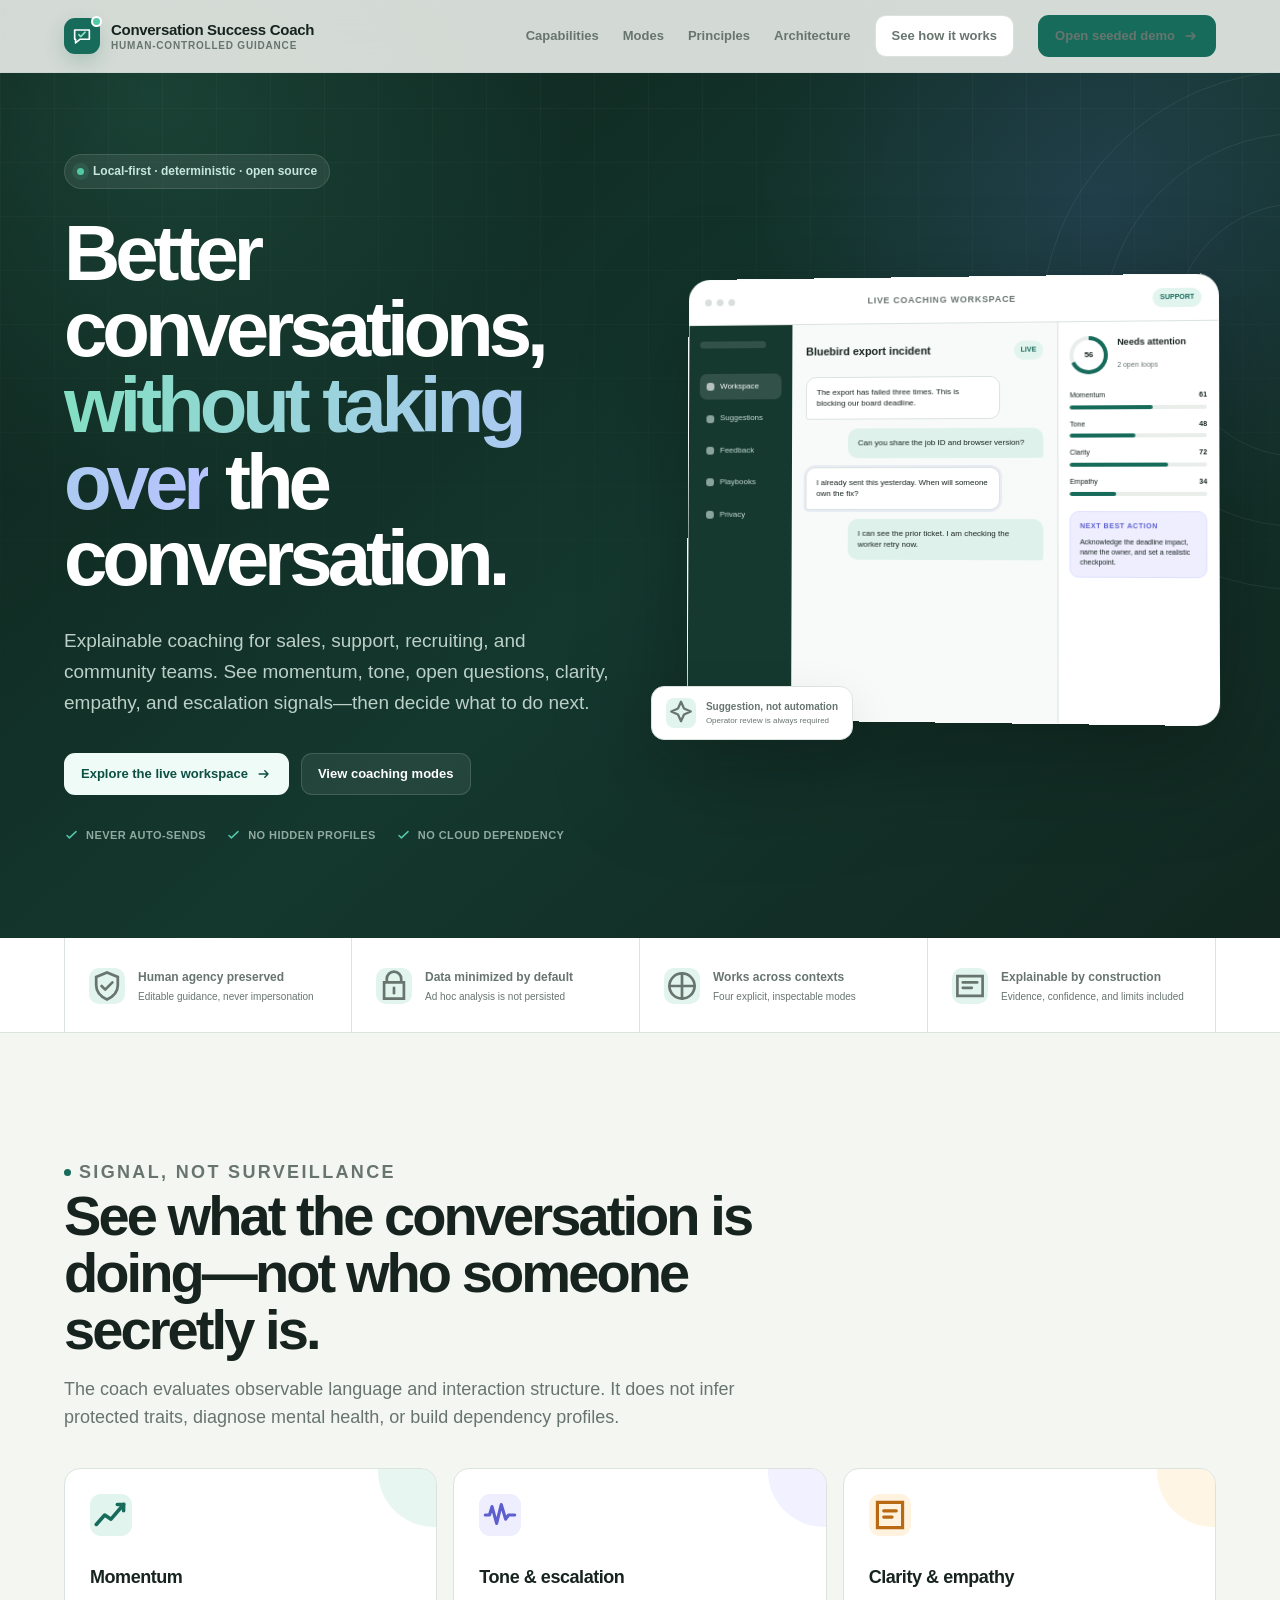
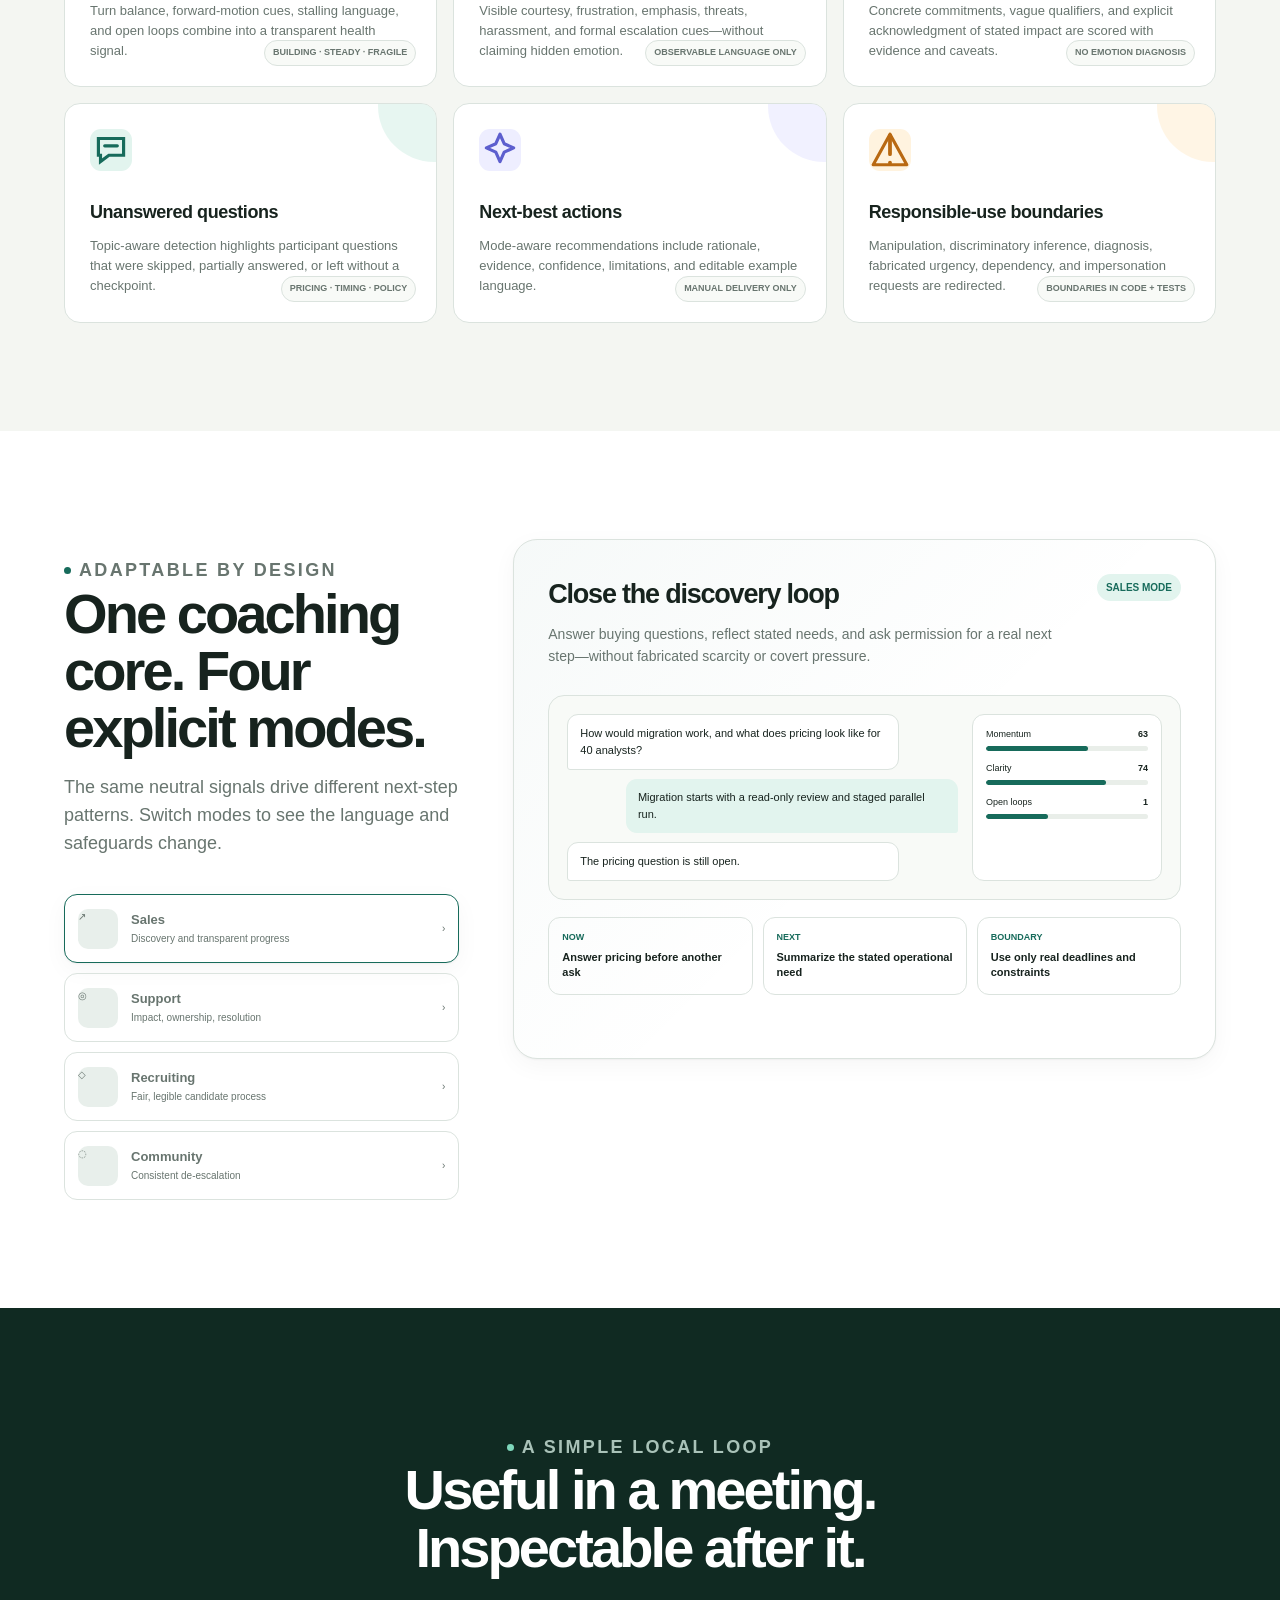
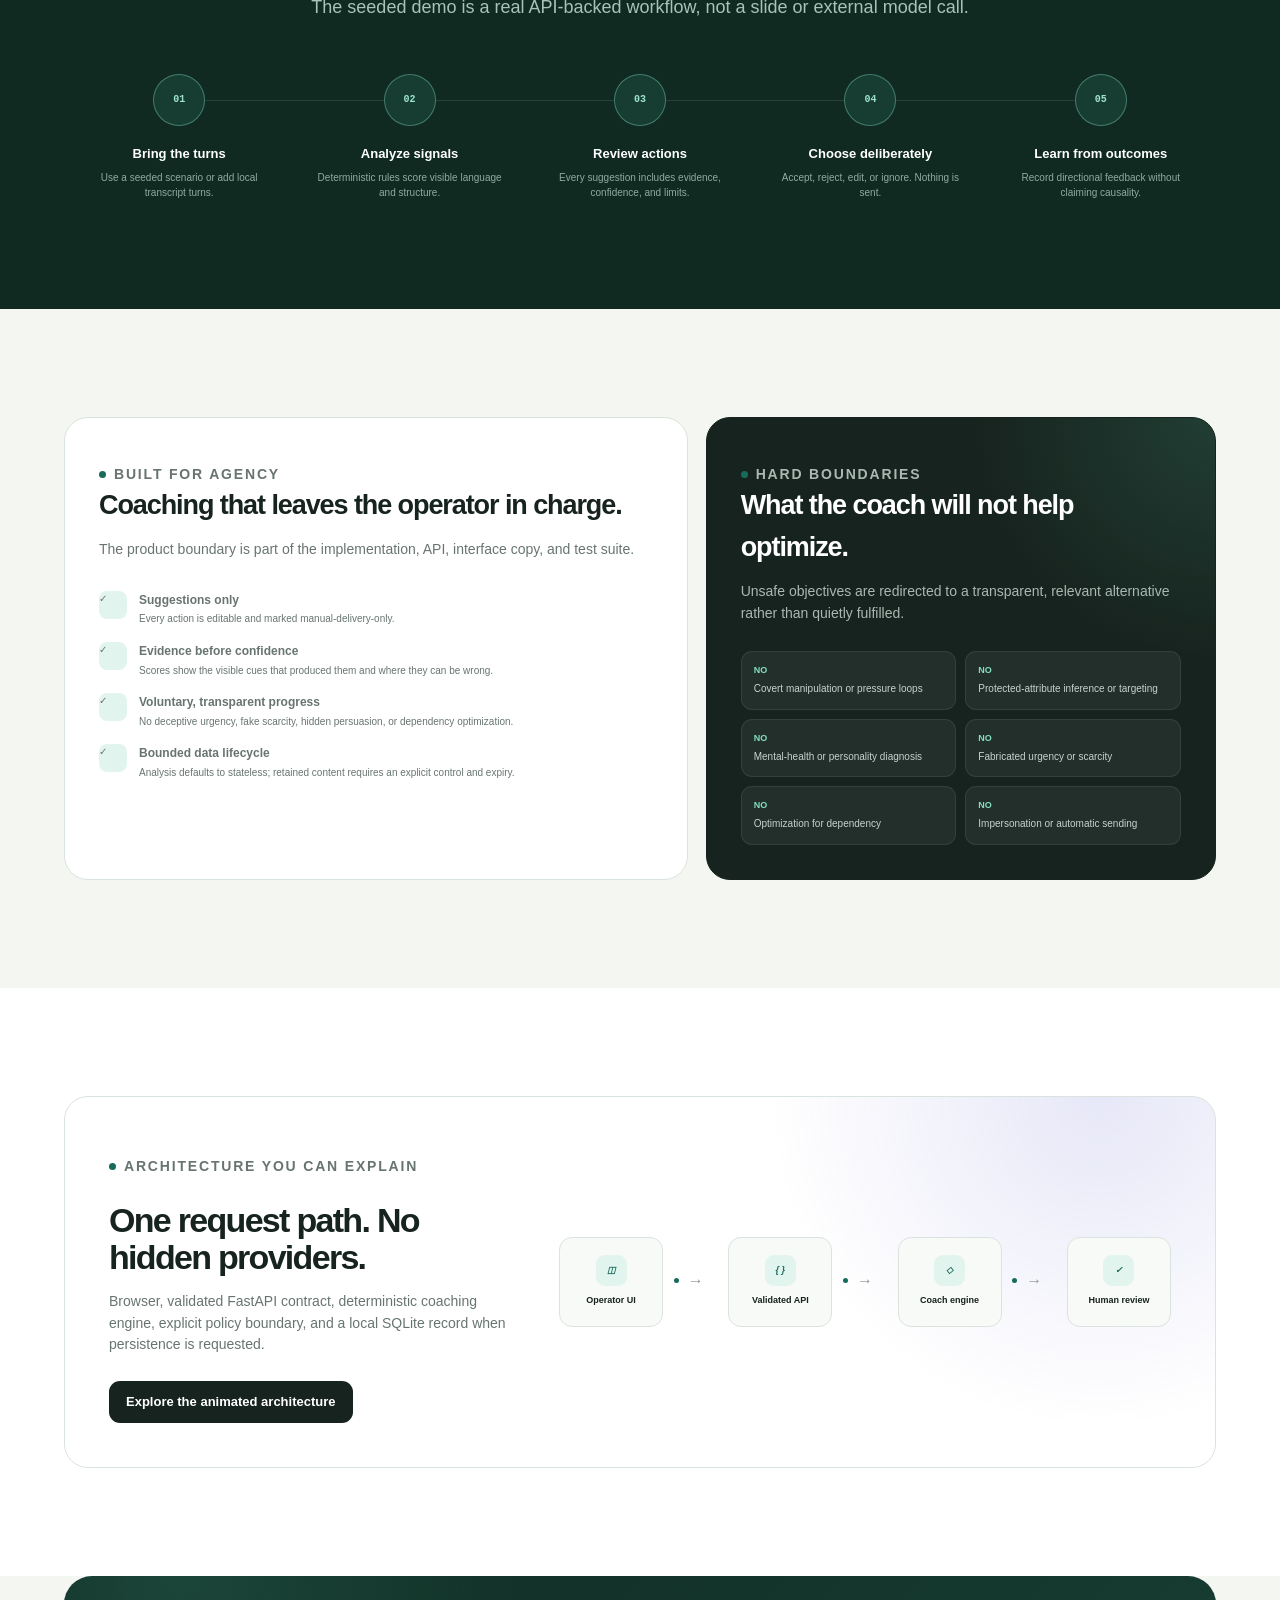
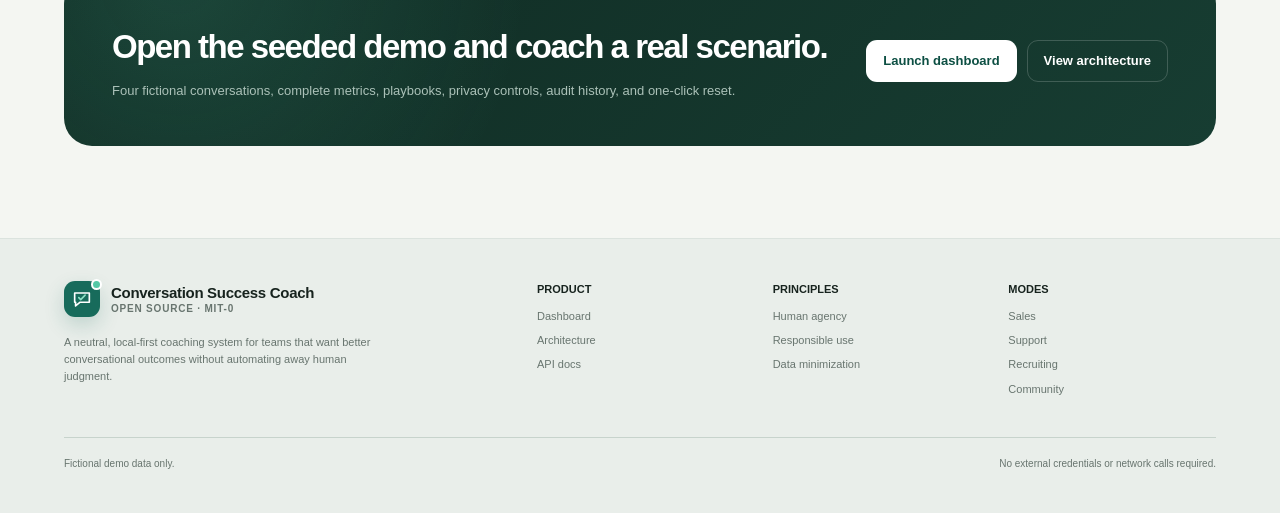
<file: site/index.html>
<!doctype html>
<html lang="en">
<head>
    <meta charset="utf-8">
    <meta name="viewport" content="width=device-width, initial-scale=1">
    <meta name="description" content="Explainable, human-controlled conversation coaching for sales, support, recruiting, and communities. Runs locally with no external credentials.">
    <meta name="theme-color" content="#102a22">
    <link rel="canonical" href="https://hk-775.github.io/conversation-success-coach/">
    <meta property="og:type" content="website">
    <meta property="og:title" content="Conversation Success Coach">
    <meta property="og:description" content="Explainable, human-controlled conversation coaching with a fully seeded synthetic demo.">
    <meta property="og:url" content="https://hk-775.github.io/conversation-success-coach/">
    <meta property="og:image" content="https://hk-775.github.io/conversation-success-coach/assets/system-architecture.png">
    <title>Conversation Success Coach — Better conversations, human controlled</title>
    <link rel="icon" href="data:image/svg+xml,%3Csvg xmlns='http://www.w3.org/2000/svg' viewBox='0 0 32 32'%3E%3Crect width='32' height='32' rx='9' fill='%23176b5b'/%3E%3Cpath d='M8 9.5h16v9H14l-5 4v-4H8z' fill='none' stroke='white' stroke-width='2' stroke-linejoin='round'/%3E%3Cpath d='m12 14 2.3 2.2L20 11' fill='none' stroke='%2383dfc2' stroke-width='2' stroke-linecap='round'/%3E%3C/svg%3E">
    <link rel="stylesheet" href="assets/styles.css">
</head>
<body>
    <a class="skip-link" href="#main">Skip to content</a>

    <nav class="site-nav" aria-label="Primary navigation">
        <div class="container site-nav-inner">
            <a class="brand-lockup" href="index.html" aria-label="Conversation Success Coach home">
                <span class="brand-mark" aria-hidden="true">
                    <svg viewBox="0 0 24 24" fill="none">
                        <path d="M4 5.5h16v10H10l-5 4v-4H4z" stroke="currentColor" stroke-width="1.8" stroke-linejoin="round"/>
                        <path d="m8.5 10.5 2.1 2.1 4.8-4.8" stroke="#8be0c4" stroke-width="1.8" stroke-linecap="round" stroke-linejoin="round"/>
                    </svg>
                </span>
                <span class="brand-name">Conversation Success Coach<small>Human-controlled guidance</small></span>
            </a>
            <button class="mobile-menu-button" type="button" aria-expanded="false" aria-controls="site-links" aria-label="Open navigation">
                <span></span>
            </button>
            <div class="site-links" id="site-links">
                <a href="#capabilities">Capabilities</a>
                <a href="#modes">Modes</a>
                <a href="#principles">Principles</a>
                <a href="architecture.html">Architecture</a>
                <a class="button button-secondary" href="architecture.html">See how it works</a>
                <a class="button button-primary" href="dashboard.html">
                    Open seeded demo
                    <svg viewBox="0 0 20 20" fill="none" aria-hidden="true"><path d="M4 10h11M11 6l4 4-4 4" stroke="currentColor" stroke-width="1.8" stroke-linecap="round" stroke-linejoin="round"/></svg>
                </a>
            </div>
        </div>
    </nav>

    <div class="public-preview-banner" data-public-preview hidden>
        <strong>Published synthetic preview</strong>
        <span>Fictional demo data only. The dashboard runs entirely in this browser and makes no API calls.</span>
    </div>

    <main id="main" class="landing-main">
        <section class="hero">
            <div class="hero-orb" aria-hidden="true"></div>
            <div class="container hero-grid">
                <div class="hero-copy-column">
                    <div class="hero-badge"><span class="hero-badge-dot"></span>Local-first · deterministic · open source</div>
                    <h1>Better conversations, <span>without taking over</span> the conversation.</h1>
                    <p class="hero-copy">
                        Explainable coaching for sales, support, recruiting, and community teams.
                        See momentum, tone, open questions, clarity, empathy, and escalation signals—then decide what to do next.
                    </p>
                    <div class="hero-actions">
                        <a class="button button-primary" href="dashboard.html">
                            Explore the live workspace
                            <svg viewBox="0 0 20 20" fill="none" aria-hidden="true"><path d="M4 10h11M11 6l4 4-4 4" stroke="currentColor" stroke-width="1.8" stroke-linecap="round" stroke-linejoin="round"/></svg>
                        </a>
                        <a class="button button-secondary" href="#modes">View coaching modes</a>
                    </div>
                    <div class="hero-proof" aria-label="Product guarantees">
                        <span>
                            <svg viewBox="0 0 20 20" fill="none" aria-hidden="true"><path d="m4 10 3.2 3.2L16 4.8" stroke="currentColor" stroke-width="2" stroke-linecap="round" stroke-linejoin="round"/></svg>
                            Never auto-sends
                        </span>
                        <span>
                            <svg viewBox="0 0 20 20" fill="none" aria-hidden="true"><path d="m4 10 3.2 3.2L16 4.8" stroke="currentColor" stroke-width="2" stroke-linecap="round" stroke-linejoin="round"/></svg>
                            No hidden profiles
                        </span>
                        <span>
                            <svg viewBox="0 0 20 20" fill="none" aria-hidden="true"><path d="m4 10 3.2 3.2L16 4.8" stroke="currentColor" stroke-width="2" stroke-linecap="round" stroke-linejoin="round"/></svg>
                            No cloud dependency
                        </span>
                    </div>
                </div>

                <div class="product-preview" aria-label="Dashboard preview">
                    <div class="preview-window">
                        <div class="preview-bar">
                            <div class="preview-dots" aria-hidden="true"><span></span><span></span><span></span></div>
                            <div class="preview-bar-label">Live coaching workspace</div>
                            <div class="preview-pill">Support</div>
                        </div>
                        <div class="preview-body">
                            <aside class="preview-sidebar" aria-hidden="true">
                                <div class="preview-logo-line"></div>
                                <div class="preview-nav-line active">Workspace</div>
                                <div class="preview-nav-line">Suggestions</div>
                                <div class="preview-nav-line">Feedback</div>
                                <div class="preview-nav-line">Playbooks</div>
                                <div class="preview-nav-line">Privacy</div>
                            </aside>
                            <div class="preview-conversation">
                                <div class="preview-heading"><strong>Bluebird export incident</strong><span class="preview-pill">Live</span></div>
                                <div class="preview-message participant">The export has failed three times. This is blocking our board deadline.</div>
                                <div class="preview-message operator">Can you share the job ID and browser version?</div>
                                <div class="preview-message participant highlight">I already sent this yesterday. When will someone own the fix?</div>
                                <div class="preview-message operator">I can see the prior ticket. I am checking the worker retry now.</div>
                            </div>
                            <aside class="preview-insights">
                                <div class="mini-score">
                                    <div class="mini-ring"><strong>56</strong></div>
                                    <div class="mini-score-copy"><strong>Needs attention</strong><span>2 open loops</span></div>
                                </div>
                                <div class="mini-signal"><div class="mini-signal-label"><span>Momentum</span><b>61</b></div><div class="mini-track"><span style="width:61%"></span></div></div>
                                <div class="mini-signal"><div class="mini-signal-label"><span>Tone</span><b>48</b></div><div class="mini-track"><span style="width:48%"></span></div></div>
                                <div class="mini-signal"><div class="mini-signal-label"><span>Clarity</span><b>72</b></div><div class="mini-track"><span style="width:72%"></span></div></div>
                                <div class="mini-signal"><div class="mini-signal-label"><span>Empathy</span><b>34</b></div><div class="mini-track"><span style="width:34%"></span></div></div>
                                <div class="mini-suggestion"><b>Next best action</b><p>Acknowledge the deadline impact, name the owner, and set a realistic checkpoint.</p></div>
                            </aside>
                        </div>
                    </div>
                    <div class="preview-float">
                        <span class="preview-float-icon" aria-hidden="true">
                            <svg viewBox="0 0 20 20" fill="none"><path d="M10 2.5 12 7l4.5 2-4.5 2-2 4.5L8 11 3.5 9 8 7z" stroke="currentColor" stroke-width="1.5" stroke-linejoin="round"/></svg>
                        </span>
                        <span><strong>Suggestion, not automation</strong><span>Operator review is always required</span></span>
                    </div>
                </div>
            </div>
        </section>

        <section class="trust-strip" aria-label="Responsible product defaults">
            <div class="container trust-grid">
                <div class="trust-item">
                    <span class="trust-icon" aria-hidden="true">
                        <svg viewBox="0 0 20 20" fill="none"><path d="M10 2.5 16 5v4.6c0 3.6-2.5 6.3-6 7.9-3.5-1.6-6-4.3-6-7.9V5z" stroke="currentColor" stroke-width="1.5"/><path d="m7 10 2 2 4-4" stroke="currentColor" stroke-width="1.5" stroke-linecap="round" stroke-linejoin="round"/></svg>
                    </span>
                    <span><strong>Human agency preserved</strong><span>Editable guidance, never impersonation</span></span>
                </div>
                <div class="trust-item">
                    <span class="trust-icon" aria-hidden="true">
                        <svg viewBox="0 0 20 20" fill="none"><path d="M6 8V6a4 4 0 1 1 8 0v2M4.5 8h11v9h-11z" stroke="currentColor" stroke-width="1.5"/><path d="M10 11v3" stroke="currentColor" stroke-width="1.5" stroke-linecap="round"/></svg>
                    </span>
                    <span><strong>Data minimized by default</strong><span>Ad hoc analysis is not persisted</span></span>
                </div>
                <div class="trust-item">
                    <span class="trust-icon" aria-hidden="true">
                        <svg viewBox="0 0 20 20" fill="none"><path d="M3 10h14M10 3v14" stroke="currentColor" stroke-width="1.5" stroke-linecap="round"/><circle cx="10" cy="10" r="7" stroke="currentColor" stroke-width="1.5"/></svg>
                    </span>
                    <span><strong>Works across contexts</strong><span>Four explicit, inspectable modes</span></span>
                </div>
                <div class="trust-item">
                    <span class="trust-icon" aria-hidden="true">
                        <svg viewBox="0 0 20 20" fill="none"><path d="M3 4.5h14v11H3z" stroke="currentColor" stroke-width="1.5"/><path d="M6 8h8M6 11h5" stroke="currentColor" stroke-width="1.5" stroke-linecap="round"/></svg>
                    </span>
                    <span><strong>Explainable by construction</strong><span>Evidence, confidence, and limits included</span></span>
                </div>
            </div>
        </section>

        <section class="landing-section" id="capabilities">
            <div class="container">
                <div class="section-heading reveal">
                    <p class="eyebrow">Signal, not surveillance</p>
                    <h2>See what the conversation is doing—not who someone secretly is.</h2>
                    <p>The coach evaluates observable language and interaction structure. It does not infer protected traits, diagnose mental health, or build dependency profiles.</p>
                </div>
                <div class="signal-grid">
                    <article class="signal-card reveal">
                        <span class="signal-icon" aria-hidden="true">
                            <svg viewBox="0 0 20 20" fill="none"><path d="M3 14.5 7 10l3 2 6-7" stroke="currentColor" stroke-width="1.7" stroke-linecap="round" stroke-linejoin="round"/><path d="M13 5h3v3" stroke="currentColor" stroke-width="1.7" stroke-linecap="round"/></svg>
                        </span>
                        <h3>Momentum</h3>
                        <p>Turn balance, forward-motion cues, stalling language, and open loops combine into a transparent health signal.</p>
                        <span class="signal-tag">Building · steady · fragile</span>
                    </article>
                    <article class="signal-card violet reveal">
                        <span class="signal-icon" aria-hidden="true">
                            <svg viewBox="0 0 20 20" fill="none"><path d="M3 10h2l1.2-4 2.2 8 2.2-9 2.1 7 1.4-2H17" stroke="currentColor" stroke-width="1.5" stroke-linecap="round" stroke-linejoin="round"/></svg>
                        </span>
                        <h3>Tone & escalation</h3>
                        <p>Visible courtesy, frustration, emphasis, threats, harassment, and formal escalation cues—without claiming hidden emotion.</p>
                        <span class="signal-tag">Observable language only</span>
                    </article>
                    <article class="signal-card amber reveal">
                        <span class="signal-icon" aria-hidden="true">
                            <svg viewBox="0 0 20 20" fill="none"><path d="M4 4h12v12H4z" stroke="currentColor" stroke-width="1.5"/><path d="M7 8h6M7 11h4" stroke="currentColor" stroke-width="1.5" stroke-linecap="round"/></svg>
                        </span>
                        <h3>Clarity & empathy</h3>
                        <p>Concrete commitments, vague qualifiers, and explicit acknowledgment of stated impact are scored with evidence and caveats.</p>
                        <span class="signal-tag">No emotion diagnosis</span>
                    </article>
                    <article class="signal-card reveal">
                        <span class="signal-icon" aria-hidden="true">
                            <svg viewBox="0 0 20 20" fill="none"><path d="M4 4.5h12v8H9l-4 3v-3H4z" stroke="currentColor" stroke-width="1.5"/><path d="M7 8h6" stroke="currentColor" stroke-width="1.5" stroke-linecap="round"/></svg>
                        </span>
                        <h3>Unanswered questions</h3>
                        <p>Topic-aware detection highlights participant questions that were skipped, partially answered, or left without a checkpoint.</p>
                        <span class="signal-tag">Pricing · timing · policy</span>
                    </article>
                    <article class="signal-card violet reveal">
                        <span class="signal-icon" aria-hidden="true">
                            <svg viewBox="0 0 20 20" fill="none"><path d="M10 2.5 12 7l4.5 2-4.5 2-2 4.5L8 11 3.5 9 8 7z" stroke="currentColor" stroke-width="1.5" stroke-linejoin="round"/></svg>
                        </span>
                        <h3>Next-best actions</h3>
                        <p>Mode-aware recommendations include rationale, evidence, confidence, limitations, and editable example language.</p>
                        <span class="signal-tag">Manual delivery only</span>
                    </article>
                    <article class="signal-card amber reveal">
                        <span class="signal-icon" aria-hidden="true">
                            <svg viewBox="0 0 20 20" fill="none"><path d="M10 3v9M10 16v.2" stroke="currentColor" stroke-width="1.8" stroke-linecap="round"/><path d="M10 2.5 18 17H2z" stroke="currentColor" stroke-width="1.5" stroke-linejoin="round"/></svg>
                        </span>
                        <h3>Responsible-use boundaries</h3>
                        <p>Manipulation, discriminatory inference, diagnosis, fabricated urgency, dependency, and impersonation requests are redirected.</p>
                        <span class="signal-tag">Boundaries in code + tests</span>
                    </article>
                </div>
            </div>
        </section>

        <section class="landing-section white" id="modes">
            <div class="container mode-layout">
                <div class="mode-sticky reveal">
                    <div class="section-heading">
                        <p class="eyebrow">Adaptable by design</p>
                        <h2>One coaching core. Four explicit modes.</h2>
                        <p>The same neutral signals drive different next-step patterns. Switch modes to see the language and safeguards change.</p>
                    </div>
                    <div class="mode-tabs" role="tablist" aria-label="Coaching modes">
                        <button class="mode-tab active" type="button" role="tab" aria-selected="true" aria-controls="mode-sales" data-mode-tab="sales">
                            <span class="mode-tab-icon">↗</span><span><strong>Sales</strong><span>Discovery and transparent progress</span></span><span class="mode-tab-arrow">›</span>
                        </button>
                        <button class="mode-tab" type="button" role="tab" aria-selected="false" aria-controls="mode-support" data-mode-tab="support">
                            <span class="mode-tab-icon">◎</span><span><strong>Support</strong><span>Impact, ownership, resolution</span></span><span class="mode-tab-arrow">›</span>
                        </button>
                        <button class="mode-tab" type="button" role="tab" aria-selected="false" aria-controls="mode-recruiting" data-mode-tab="recruiting">
                            <span class="mode-tab-icon">◇</span><span><strong>Recruiting</strong><span>Fair, legible candidate process</span></span><span class="mode-tab-arrow">›</span>
                        </button>
                        <button class="mode-tab" type="button" role="tab" aria-selected="false" aria-controls="mode-community" data-mode-tab="community">
                            <span class="mode-tab-icon">◌</span><span><strong>Community</strong><span>Consistent de-escalation</span></span><span class="mode-tab-arrow">›</span>
                        </button>
                    </div>
                </div>

                <div class="mode-stage reveal">
                    <article class="mode-panel active" id="mode-sales" role="tabpanel" data-mode-panel="sales">
                        <div class="mode-panel-head"><div><h3>Close the discovery loop</h3><p>Answer buying questions, reflect stated needs, and ask permission for a real next step—without fabricated scarcity or covert pressure.</p></div><span class="mode-badge">Sales mode</span></div>
                        <div class="mode-example">
                            <div class="mode-chat">
                                <div class="mode-message">How would migration work, and what does pricing look like for 40 analysts?</div>
                                <div class="mode-message operator">Migration starts with a read-only review and staged parallel run.</div>
                                <div class="mode-message">The pricing question is still open.</div>
                            </div>
                            <div class="mode-scores">
                                <div class="mode-score-row"><div><span>Momentum</span><span>63</span></div><div class="bar"><i style="width:63%"></i></div></div>
                                <div class="mode-score-row"><div><span>Clarity</span><span>74</span></div><div class="bar"><i style="width:74%"></i></div></div>
                                <div class="mode-score-row"><div><span>Open loops</span><span>1</span></div><div class="bar"><i style="width:38%"></i></div></div>
                            </div>
                        </div>
                        <div class="mode-actions-list">
                            <div class="mode-action"><span>Now</span><strong>Answer pricing before another ask</strong></div>
                            <div class="mode-action"><span>Next</span><strong>Summarize the stated operational need</strong></div>
                            <div class="mode-action"><span>Boundary</span><strong>Use only real deadlines and constraints</strong></div>
                        </div>
                    </article>
                    <article class="mode-panel" id="mode-support" role="tabpanel" data-mode-panel="support" hidden>
                        <div class="mode-panel-head"><div><h3>Stabilize and set a checkpoint</h3><p>Acknowledge the stated impact, name the next diagnostic or remedy, assign ownership, and commit only to a realistic update time.</p></div><span class="mode-badge">Support mode</span></div>
                        <div class="mode-example">
                            <div class="mode-chat">
                                <div class="mode-message">This is blocking our board deadline. When will someone own the fix?</div>
                                <div class="mode-message operator">I can see the prior ticket. I am checking the worker retry now.</div>
                                <div class="mode-message">Impact is visible; update timing is still open.</div>
                            </div>
                            <div class="mode-scores">
                                <div class="mode-score-row"><div><span>Empathy</span><span>46</span></div><div class="bar"><i style="width:46%"></i></div></div>
                                <div class="mode-score-row"><div><span>Escalation</span><span>62</span></div><div class="bar"><i style="width:62%"></i></div></div>
                                <div class="mode-score-row"><div><span>Clarity</span><span>68</span></div><div class="bar"><i style="width:68%"></i></div></div>
                            </div>
                        </div>
                        <div class="mode-actions-list">
                            <div class="mode-action"><span>Now</span><strong>Acknowledge the deadline impact</strong></div>
                            <div class="mode-action"><span>Next</span><strong>Name owner and next update checkpoint</strong></div>
                            <div class="mode-action"><span>Boundary</span><strong>Do not promise an unverified resolution</strong></div>
                        </div>
                    </article>
                    <article class="mode-panel" id="mode-recruiting" role="tabpanel" data-mode-panel="recruiting" hidden>
                        <div class="mode-panel-head"><div><h3>Make the process legible</h3><p>Give consistent, job-relevant information, distinguish facts from estimates, and leave room for candidate questions and accommodations.</p></div><span class="mode-badge">Recruiting mode</span></div>
                        <div class="mode-example">
                            <div class="mode-chat">
                                <div class="mode-message">Is the role fully remote, and what is the interview timeline?</div>
                                <div class="mode-message operator">The panel reviews Tuesday; I expect an update within two business days.</div>
                                <div class="mode-message">Remote policy remains unanswered.</div>
                            </div>
                            <div class="mode-scores">
                                <div class="mode-score-row"><div><span>Clarity</span><span>81</span></div><div class="bar"><i style="width:81%"></i></div></div>
                                <div class="mode-score-row"><div><span>Momentum</span><span>58</span></div><div class="bar"><i style="width:58%"></i></div></div>
                                <div class="mode-score-row"><div><span>Open loops</span><span>1</span></div><div class="bar"><i style="width:38%"></i></div></div>
                            </div>
                        </div>
                        <div class="mode-actions-list">
                            <div class="mode-action"><span>Now</span><strong>Answer the remote-policy question</strong></div>
                            <div class="mode-action"><span>Next</span><strong>Label confirmed dates versus estimates</strong></div>
                            <div class="mode-action"><span>Boundary</span><strong>Never infer protected attributes</strong></div>
                        </div>
                    </article>
                    <article class="mode-panel" id="mode-community" role="tabpanel" data-mode-panel="community" hidden>
                        <div class="mode-panel-head"><div><h3>Moderate behavior, not identity</h3><p>Name the observable conduct, cite the same published norm for everyone, request a concrete change, and preserve a pause or appeal path.</p></div><span class="mode-badge">Community mode</span></div>
                        <div class="mode-example">
                            <div class="mode-chat">
                                <div class="mode-message">Your idea is clueless. I will keep tagging you until you answer.</div>
                                <div class="mode-message operator">Please keep the discussion productive.</div>
                                <div class="mode-message">The rule and required behavior are still unclear.</div>
                            </div>
                            <div class="mode-scores">
                                <div class="mode-score-row"><div><span>Escalation</span><span>78</span></div><div class="bar"><i style="width:78%"></i></div></div>
                                <div class="mode-score-row"><div><span>Clarity</span><span>42</span></div><div class="bar"><i style="width:42%"></i></div></div>
                                <div class="mode-score-row"><div><span>Safety</span><span>High</span></div><div class="bar"><i style="width:82%"></i></div></div>
                            </div>
                        </div>
                        <div class="mode-actions-list">
                            <div class="mode-action"><span>Now</span><strong>Name personal labels and repeated tagging</strong></div>
                            <div class="mode-action"><span>Next</span><strong>Request a pause under the published norm</strong></div>
                            <div class="mode-action"><span>Boundary</span><strong>Do not speculate about motives or diagnosis</strong></div>
                        </div>
                    </article>
                </div>
            </div>
        </section>

        <section class="landing-section workflow-band">
            <div class="container">
                <div class="section-heading center reveal">
                    <p class="eyebrow">A simple local loop</p>
                    <h2>Useful in a meeting. Inspectable after it.</h2>
                    <p>The seeded demo is a real API-backed workflow, not a slide or external model call.</p>
                </div>
                <div class="workflow reveal">
                    <article class="workflow-step"><span class="workflow-number">01</span><h3>Bring the turns</h3><p>Use a seeded scenario or add local transcript turns.</p></article>
                    <article class="workflow-step"><span class="workflow-number">02</span><h3>Analyze signals</h3><p>Deterministic rules score visible language and structure.</p></article>
                    <article class="workflow-step"><span class="workflow-number">03</span><h3>Review actions</h3><p>Every suggestion includes evidence, confidence, and limits.</p></article>
                    <article class="workflow-step"><span class="workflow-number">04</span><h3>Choose deliberately</h3><p>Accept, reject, edit, or ignore. Nothing is sent.</p></article>
                    <article class="workflow-step"><span class="workflow-number">05</span><h3>Learn from outcomes</h3><p>Record directional feedback without claiming causality.</p></article>
                </div>
            </div>
        </section>

        <section class="landing-section" id="principles">
            <div class="container">
                <div class="principles-layout">
                    <article class="principles-card reveal">
                        <p class="eyebrow">Built for agency</p>
                        <h3>Coaching that leaves the operator in charge.</h3>
                        <p>The product boundary is part of the implementation, API, interface copy, and test suite.</p>
                        <div class="principle-list">
                            <div class="principle-item"><span class="principle-check">✓</span><span><strong>Suggestions only</strong><span>Every action is editable and marked manual-delivery-only.</span></span></div>
                            <div class="principle-item"><span class="principle-check">✓</span><span><strong>Evidence before confidence</strong><span>Scores show the visible cues that produced them and where they can be wrong.</span></span></div>
                            <div class="principle-item"><span class="principle-check">✓</span><span><strong>Voluntary, transparent progress</strong><span>No deceptive urgency, fake scarcity, hidden persuasion, or dependency optimization.</span></span></div>
                            <div class="principle-item"><span class="principle-check">✓</span><span><strong>Bounded data lifecycle</strong><span>Analysis defaults to stateless; retained content requires an explicit control and expiry.</span></span></div>
                        </div>
                    </article>
                    <article class="principles-card dark reveal">
                        <p class="eyebrow">Hard boundaries</p>
                        <h3>What the coach will not help optimize.</h3>
                        <p>Unsafe objectives are redirected to a transparent, relevant alternative rather than quietly fulfilled.</p>
                        <div class="boundary-grid">
                            <div class="boundary-item"><b>No</b>Covert manipulation or pressure loops</div>
                            <div class="boundary-item"><b>No</b>Protected-attribute inference or targeting</div>
                            <div class="boundary-item"><b>No</b>Mental-health or personality diagnosis</div>
                            <div class="boundary-item"><b>No</b>Fabricated urgency or scarcity</div>
                            <div class="boundary-item"><b>No</b>Optimization for dependency</div>
                            <div class="boundary-item"><b>No</b>Impersonation or automatic sending</div>
                        </div>
                    </article>
                </div>
            </div>
        </section>

        <section class="landing-section white">
            <div class="container">
                <div class="architecture-teaser reveal">
                    <div>
                        <p class="eyebrow">Architecture you can explain</p>
                        <h3>One request path. No hidden providers.</h3>
                        <p>Browser, validated FastAPI contract, deterministic coaching engine, explicit policy boundary, and a local SQLite record when persistence is requested.</p>
                        <a class="button button-dark" href="architecture.html">Explore the animated architecture</a>
                    </div>
                    <div class="teaser-flow" aria-label="Product architecture">
                        <div class="teaser-node"><i>◫</i>Operator UI</div><span class="teaser-arrow">→</span>
                        <div class="teaser-node"><i>{ }</i>Validated API</div><span class="teaser-arrow">→</span>
                        <div class="teaser-node"><i>◇</i>Coach engine</div><span class="teaser-arrow">→</span>
                        <div class="teaser-node"><i>✓</i>Human review</div>
                    </div>
                </div>
            </div>
        </section>

        <section class="cta-band">
            <div class="container">
                <div class="cta-card reveal">
                    <div><h2>Open the seeded demo and coach a real scenario.</h2><p>Four fictional conversations, complete metrics, playbooks, privacy controls, audit history, and one-click reset.</p></div>
                    <div class="cta-actions"><a class="button button-primary" href="dashboard.html">Launch dashboard</a><a class="button button-secondary" href="architecture.html">View architecture</a></div>
                </div>
            </div>
        </section>
    </main>

    <footer class="site-footer">
        <div class="container">
            <div class="footer-grid">
                <div>
                    <a class="brand-lockup" href="index.html">
                        <span class="brand-mark" aria-hidden="true"><svg viewBox="0 0 24 24" fill="none"><path d="M4 5.5h16v10H10l-5 4v-4H4z" stroke="currentColor" stroke-width="1.8" stroke-linejoin="round"/><path d="m8.5 10.5 2.1 2.1 4.8-4.8" stroke="#8be0c4" stroke-width="1.8" stroke-linecap="round" stroke-linejoin="round"/></svg></span>
                        <span class="brand-name">Conversation Success Coach<small>Open source · MIT-0</small></span>
                    </a>
                    <p class="footer-note">A neutral, local-first coaching system for teams that want better conversational outcomes without automating away human judgment.</p>
                </div>
                <div class="footer-column"><strong>Product</strong><a href="dashboard.html">Dashboard</a><a href="architecture.html">Architecture</a><a href="/docs" data-local-api-link>API docs</a></div>
                <div class="footer-column"><strong>Principles</strong><a href="#principles">Human agency</a><a href="#principles">Responsible use</a><a href="#principles">Data minimization</a></div>
                <div class="footer-column"><strong>Modes</strong><a href="#modes">Sales</a><a href="#modes">Support</a><a href="#modes">Recruiting</a><a href="#modes">Community</a></div>
            </div>
            <div class="footer-bottom"><span>Fictional demo data only.</span><span>No external credentials or network calls required.</span></div>
        </div>
    </footer>

    <script src="assets/site.js"></script>
</body>
</html>
</file>
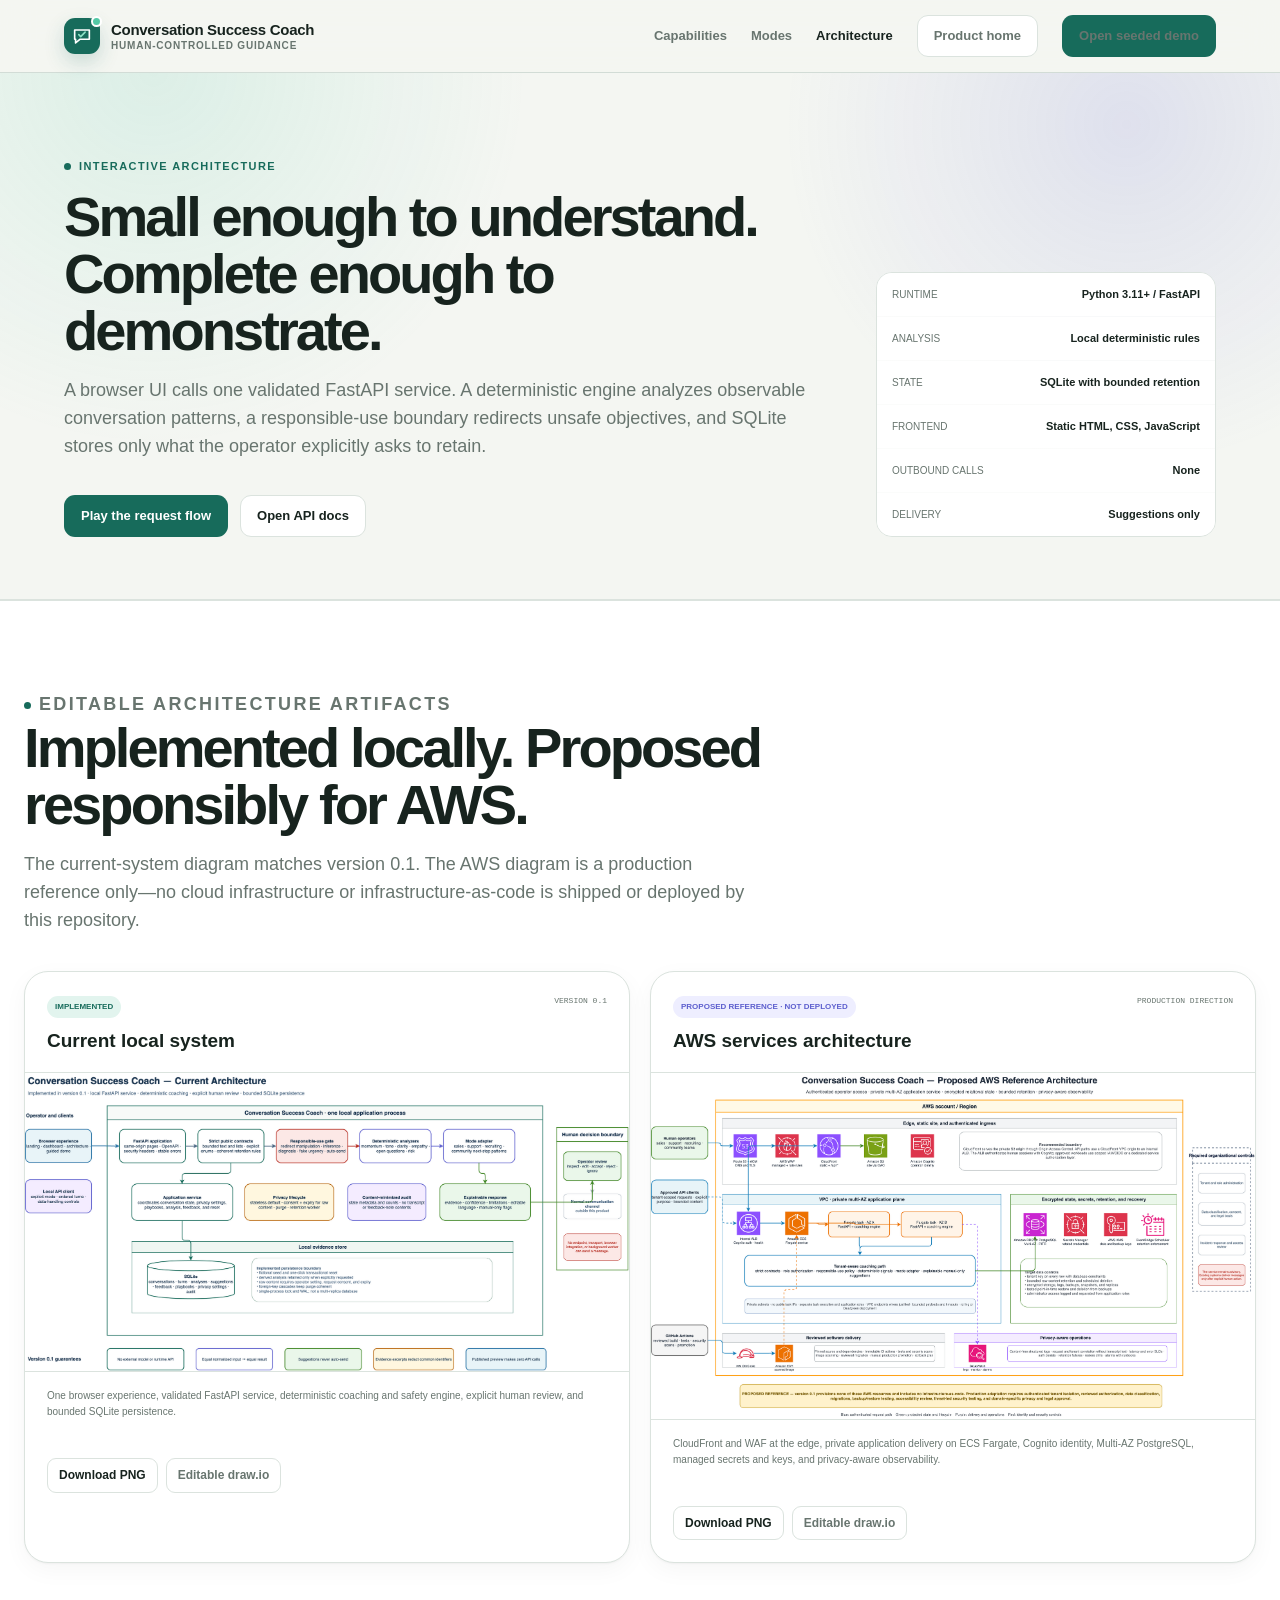
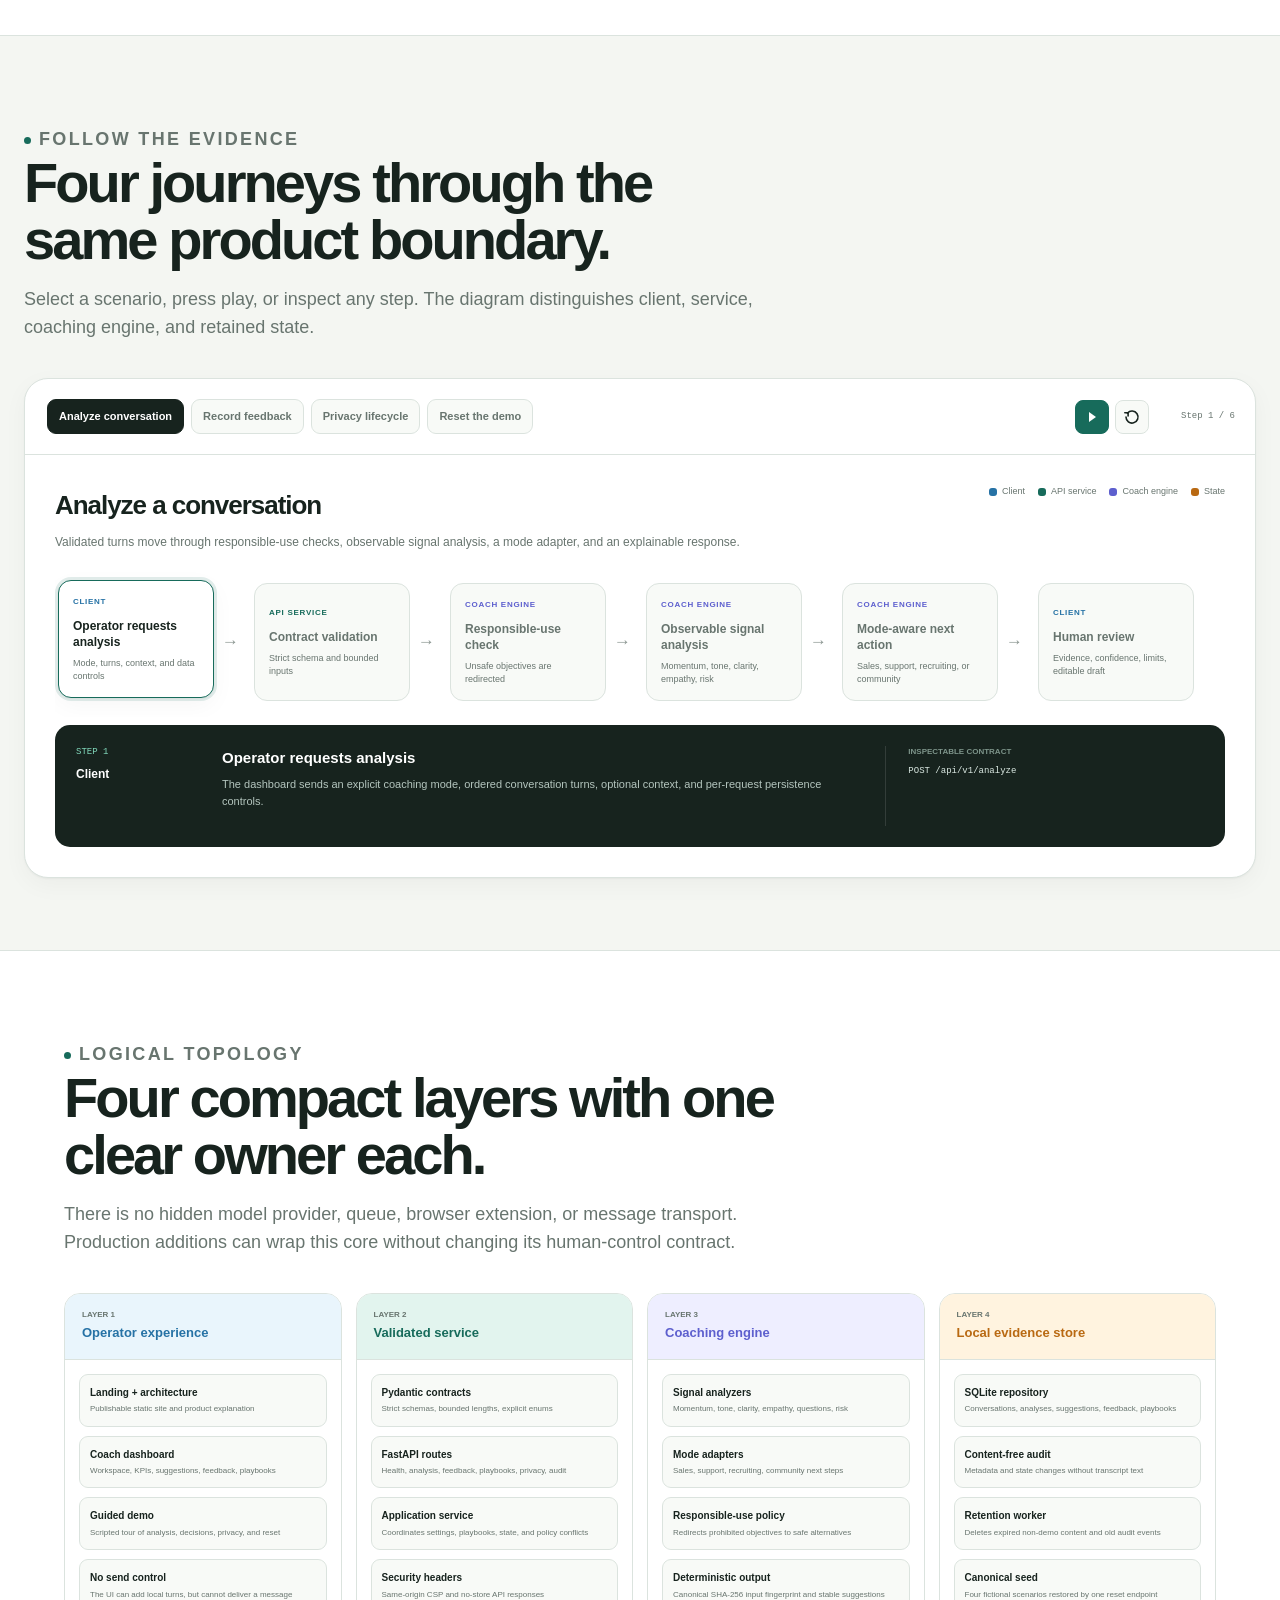
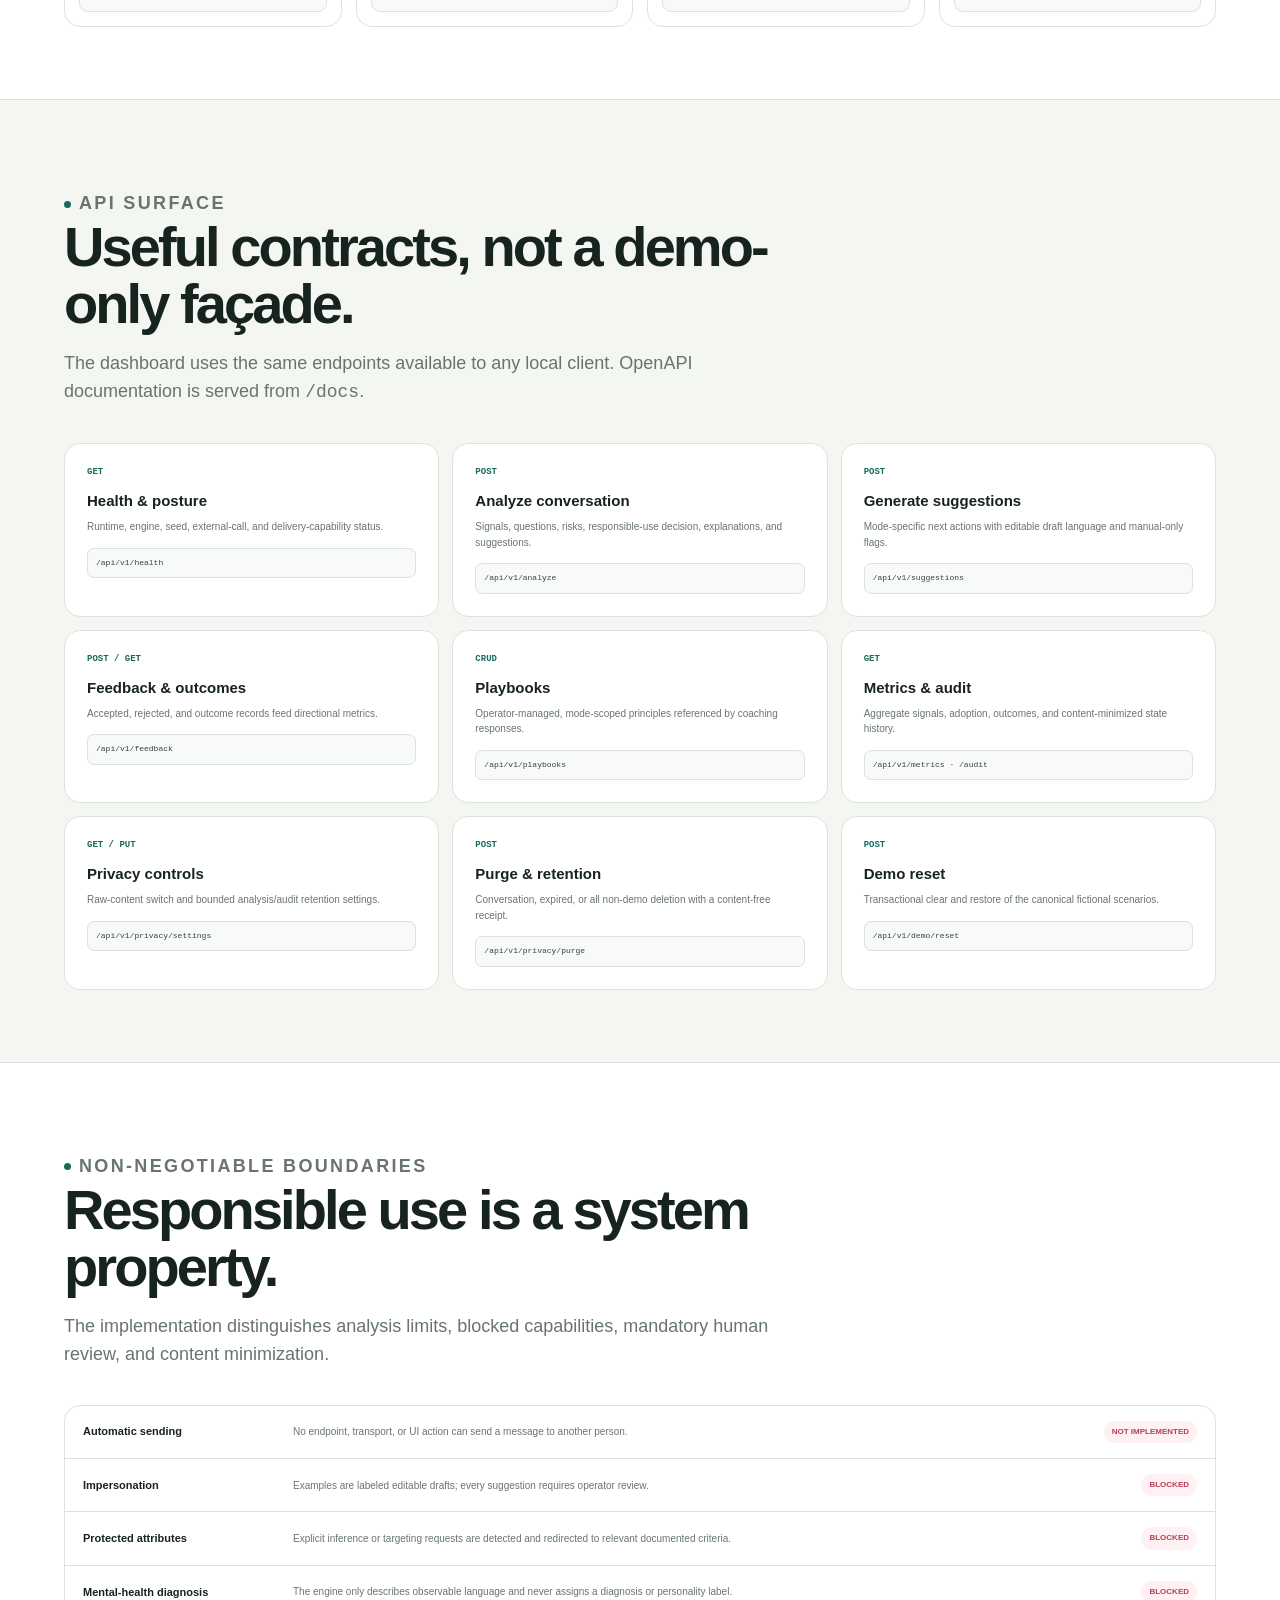
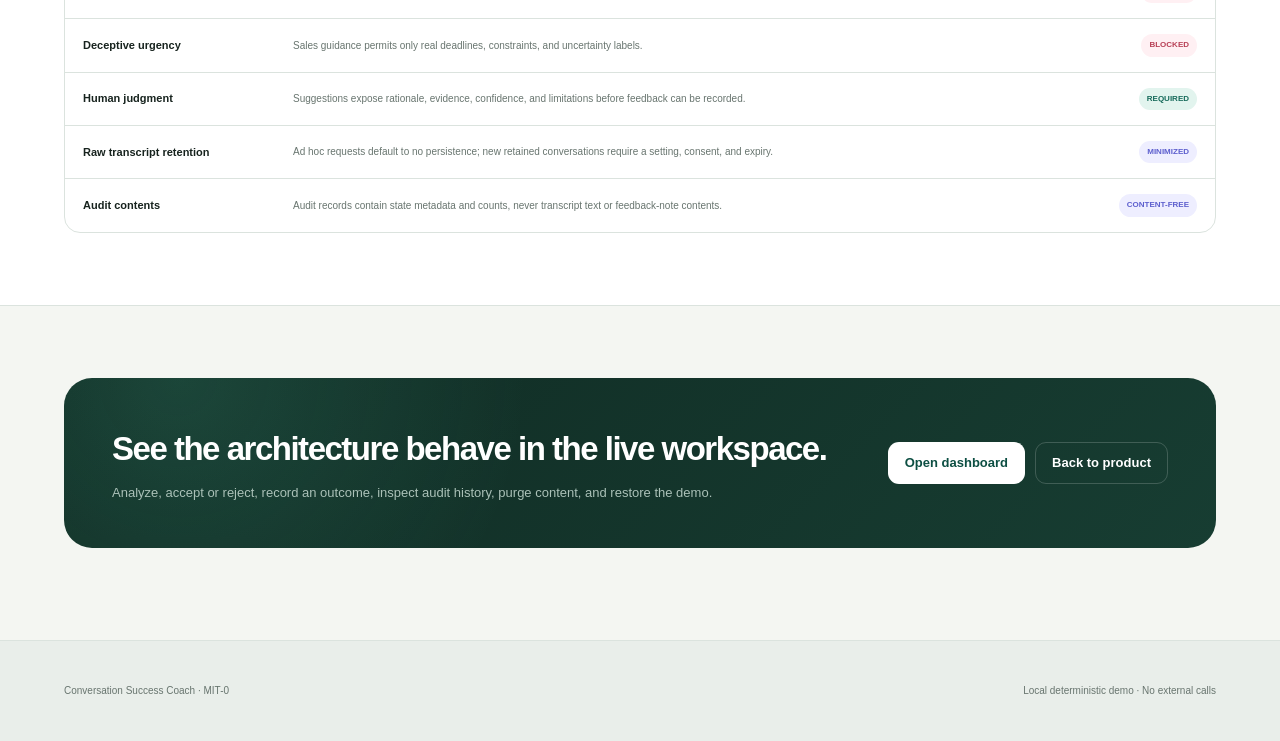
<file: site/architecture.html>
<!doctype html>
<html lang="en">
<head>
    <meta charset="utf-8">
    <meta name="viewport" content="width=device-width, initial-scale=1">
    <meta name="description" content="Interactive architecture for Conversation Success Coach: validated local API, deterministic analysis, responsible-use gates, SQLite state, and human review.">
    <meta name="theme-color" content="#f4f6f2">
    <link rel="canonical" href="https://hk-775.github.io/conversation-success-coach/architecture.html">
    <meta property="og:type" content="website">
    <meta property="og:title" content="Conversation Success Coach — Architecture">
    <meta property="og:description" content="Interactive implemented architecture plus editable current-state and proposed AWS reference diagrams.">
    <meta property="og:url" content="https://hk-775.github.io/conversation-success-coach/architecture.html">
    <meta property="og:image" content="https://hk-775.github.io/conversation-success-coach/assets/aws-reference-architecture.png">
    <title>Architecture — Conversation Success Coach</title>
    <link rel="icon" href="data:image/svg+xml,%3Csvg xmlns='http://www.w3.org/2000/svg' viewBox='0 0 32 32'%3E%3Crect width='32' height='32' rx='9' fill='%23176b5b'/%3E%3Cpath d='M8 9.5h16v9H14l-5 4v-4H8z' fill='none' stroke='white' stroke-width='2' stroke-linejoin='round'/%3E%3Cpath d='m12 14 2.3 2.2L20 11' fill='none' stroke='%2383dfc2' stroke-width='2' stroke-linecap='round'/%3E%3C/svg%3E">
    <link rel="stylesheet" href="assets/styles.css">
</head>
<body>
    <a class="skip-link" href="#main">Skip to content</a>
    <nav class="site-nav" aria-label="Primary navigation">
        <div class="container site-nav-inner">
            <a class="brand-lockup" href="index.html" aria-label="Conversation Success Coach home">
                <span class="brand-mark" aria-hidden="true">
                    <svg viewBox="0 0 24 24" fill="none"><path d="M4 5.5h16v10H10l-5 4v-4H4z" stroke="currentColor" stroke-width="1.8" stroke-linejoin="round"/><path d="m8.5 10.5 2.1 2.1 4.8-4.8" stroke="#8be0c4" stroke-width="1.8" stroke-linecap="round" stroke-linejoin="round"/></svg>
                </span>
                <span class="brand-name">Conversation Success Coach<small>Human-controlled guidance</small></span>
            </a>
            <button class="mobile-menu-button" type="button" aria-expanded="false" aria-controls="site-links" aria-label="Open navigation"><span></span></button>
            <div class="site-links" id="site-links">
                <a href="index.html#capabilities">Capabilities</a>
                <a href="index.html#modes">Modes</a>
                <a href="architecture.html" aria-current="page">Architecture</a>
                <a class="button button-secondary" href="index.html">Product home</a>
                <a class="button button-primary" href="dashboard.html">Open seeded demo</a>
            </div>
        </div>
    </nav>

    <div class="public-preview-banner" data-public-preview hidden>
        <strong>Published synthetic preview</strong>
        <span>Fictional demo data only. Diagrams and animation are self-contained and make no API calls.</span>
    </div>

    <main id="main" class="architecture-page">
        <section class="architecture-hero">
            <div class="container architecture-hero-grid">
                <div>
                    <p class="eyebrow">Interactive architecture</p>
                    <h1>Small enough to understand. Complete enough to demonstrate.</h1>
                    <p class="architecture-hero-copy">
                        A browser UI calls one validated FastAPI service. A deterministic engine analyzes observable conversation patterns, a responsible-use boundary redirects unsafe objectives, and SQLite stores only what the operator explicitly asks to retain.
                    </p>
                    <div class="hero-actions">
                        <a class="button button-primary" href="#interactive-flow">Play the request flow</a>
                        <a class="button button-secondary" href="/docs" data-local-api-link>Open API docs</a>
                    </div>
                </div>
                <aside class="architecture-facts" aria-label="Architecture facts">
                    <div class="architecture-fact"><span>Runtime</span><strong>Python 3.11+ / FastAPI</strong></div>
                    <div class="architecture-fact"><span>Analysis</span><strong>Local deterministic rules</strong></div>
                    <div class="architecture-fact"><span>State</span><strong>SQLite with bounded retention</strong></div>
                    <div class="architecture-fact"><span>Frontend</span><strong>Static HTML, CSS, JavaScript</strong></div>
                    <div class="architecture-fact"><span>Outbound calls</span><strong>None</strong></div>
                    <div class="architecture-fact"><span>Delivery</span><strong>Suggestions only</strong></div>
                </aside>
            </div>
        </section>

        <section class="architecture-section white" id="downloadable-diagrams">
            <div class="container-wide">
                <div class="section-heading">
                    <p class="eyebrow">Editable architecture artifacts</p>
                    <h2>Implemented locally. Proposed responsibly for AWS.</h2>
                    <p>The current-system diagram matches version 0.1. The AWS diagram is a production reference only—no cloud infrastructure or infrastructure-as-code is shipped or deployed by this repository.</p>
                </div>
                <div class="architecture-diagram-grid">
                    <figure class="architecture-diagram-card">
                        <div class="diagram-card-head">
                            <div><span class="diagram-status implemented">Implemented</span><h3>Current local system</h3></div>
                            <span>Version 0.1</span>
                        </div>
                        <a class="diagram-image-link" href="assets/system-architecture.png">
                            <img src="assets/system-architecture.png" alt="Current Conversation Success Coach system architecture">
                        </a>
                        <figcaption>One browser experience, validated FastAPI service, deterministic coaching and safety engine, explicit human review, and bounded SQLite persistence.</figcaption>
                        <div class="diagram-downloads">
                            <a class="button button-small button-secondary" href="assets/system-architecture.png" download>Download PNG</a>
                            <a class="button button-small button-quiet" href="assets/system-architecture.drawio" download>Editable draw.io</a>
                        </div>
                    </figure>
                    <figure class="architecture-diagram-card">
                        <div class="diagram-card-head">
                            <div><span class="diagram-status proposed">Proposed reference · not deployed</span><h3>AWS services architecture</h3></div>
                            <span>Production direction</span>
                        </div>
                        <a class="diagram-image-link" href="assets/aws-reference-architecture.png">
                            <img src="assets/aws-reference-architecture.png" alt="Proposed AWS reference architecture for Conversation Success Coach">
                        </a>
                        <figcaption>CloudFront and WAF at the edge, private application delivery on ECS Fargate, Cognito identity, Multi-AZ PostgreSQL, managed secrets and keys, and privacy-aware observability.</figcaption>
                        <div class="diagram-downloads">
                            <a class="button button-small button-secondary" href="assets/aws-reference-architecture.png" download>Download PNG</a>
                            <a class="button button-small button-quiet" href="assets/aws-reference-architecture.drawio" download>Editable draw.io</a>
                        </div>
                    </figure>
                </div>
            </div>
        </section>

        <section class="architecture-section" id="interactive-flow">
            <div class="container-wide">
                <div class="section-heading">
                    <p class="eyebrow">Follow the evidence</p>
                    <h2>Four journeys through the same product boundary.</h2>
                    <p>Select a scenario, press play, or inspect any step. The diagram distinguishes client, service, coaching engine, and retained state.</p>
                </div>
                <div class="flow-explorer" data-flow-explorer>
                    <div class="flow-explorer-head">
                        <div class="scenario-tabs" role="tablist" aria-label="Architecture journeys">
                            <button class="scenario-tab active" type="button" role="tab" aria-selected="true" data-flow-scenario="analysis">Analyze conversation</button>
                            <button class="scenario-tab" type="button" role="tab" aria-selected="false" data-flow-scenario="feedback">Record feedback</button>
                            <button class="scenario-tab" type="button" role="tab" aria-selected="false" data-flow-scenario="privacy">Privacy lifecycle</button>
                            <button class="scenario-tab" type="button" role="tab" aria-selected="false" data-flow-scenario="reset">Reset the demo</button>
                        </div>
                        <div class="flow-controls">
                            <button class="icon-control primary" type="button" data-flow-play aria-label="Play journey">
                                <svg viewBox="0 0 20 20" fill="none"><path d="m7 5 7 5-7 5z" fill="currentColor"/></svg>
                            </button>
                            <button class="icon-control" type="button" data-flow-reset aria-label="Reset journey">
                                <svg viewBox="0 0 20 20" fill="none"><path d="M5.4 6.2A6 6 0 1 1 4 10" stroke="currentColor" stroke-width="1.6" stroke-linecap="round"/><path d="M2.8 5.7h3.3v3.2" stroke="currentColor" stroke-width="1.6" stroke-linecap="round" stroke-linejoin="round"/></svg>
                            </button>
                            <span class="flow-status" data-flow-status aria-live="polite">Step 1 / 6</span>
                        </div>
                    </div>
                    <div class="flow-explorer-body">
                        <div class="flow-title-row">
                            <div><h2 data-flow-title>Analyze a conversation</h2><p data-flow-summary>Validated turns move through responsible-use checks, observable signal analysis, a mode adapter, and an explainable response.</p></div>
                            <div class="flow-legend" aria-label="Lane legend">
                                <span><i style="background:#2672a5"></i>Client</span>
                                <span><i style="background:#176b5b"></i>API service</span>
                                <span><i style="background:#5d5fce"></i>Coach engine</span>
                                <span><i style="background:#b96912"></i>State</span>
                            </div>
                        </div>
                        <div class="flow-canvas-scroll">
                            <div class="flow-canvas" data-flow-canvas aria-label="Architecture journey"></div>
                        </div>
                        <div class="flow-detail">
                            <div class="flow-detail-meta"><span data-flow-detail-step>Step 1</span><strong data-flow-detail-lane>Client</strong></div>
                            <div class="flow-detail-copy"><h3 data-flow-detail-title>Operator requests analysis</h3><p data-flow-detail-copy>The dashboard sends explicit mode, ordered turns, context, and per-request data handling controls.</p></div>
                            <div class="flow-detail-proof"><span>Inspectable contract</span><code data-flow-detail-proof>POST /api/v1/analyze</code></div>
                        </div>
                    </div>
                </div>
            </div>
        </section>

        <section class="architecture-section white">
            <div class="container">
                <div class="section-heading">
                    <p class="eyebrow">Logical topology</p>
                    <h2>Four compact layers with one clear owner each.</h2>
                    <p>There is no hidden model provider, queue, browser extension, or message transport. Production additions can wrap this core without changing its human-control contract.</p>
                </div>
                <div class="topology-grid">
                    <article class="topology-column">
                        <div class="topology-head"><span>Layer 1</span><strong>Operator experience</strong></div>
                        <div class="topology-body">
                            <div class="topology-item"><strong>Landing + architecture</strong><span>Publishable static site and product explanation</span></div>
                            <div class="topology-item"><strong>Coach dashboard</strong><span>Workspace, KPIs, suggestions, feedback, playbooks</span></div>
                            <div class="topology-item"><strong>Guided demo</strong><span>Scripted tour of analysis, decisions, privacy, and reset</span></div>
                            <div class="topology-item"><strong>No send control</strong><span>The UI can add local turns, but cannot deliver a message</span></div>
                        </div>
                    </article>
                    <article class="topology-column">
                        <div class="topology-head"><span>Layer 2</span><strong>Validated service</strong></div>
                        <div class="topology-body">
                            <div class="topology-item"><strong>Pydantic contracts</strong><span>Strict schemas, bounded lengths, explicit enums</span></div>
                            <div class="topology-item"><strong>FastAPI routes</strong><span>Health, analysis, feedback, playbooks, privacy, audit</span></div>
                            <div class="topology-item"><strong>Application service</strong><span>Coordinates settings, playbooks, state, and policy conflicts</span></div>
                            <div class="topology-item"><strong>Security headers</strong><span>Same-origin CSP and no-store API responses</span></div>
                        </div>
                    </article>
                    <article class="topology-column">
                        <div class="topology-head"><span>Layer 3</span><strong>Coaching engine</strong></div>
                        <div class="topology-body">
                            <div class="topology-item"><strong>Signal analyzers</strong><span>Momentum, tone, clarity, empathy, questions, risk</span></div>
                            <div class="topology-item"><strong>Mode adapters</strong><span>Sales, support, recruiting, community next steps</span></div>
                            <div class="topology-item"><strong>Responsible-use policy</strong><span>Redirects prohibited objectives to safe alternatives</span></div>
                            <div class="topology-item"><strong>Deterministic output</strong><span>Canonical SHA-256 input fingerprint and stable suggestions</span></div>
                        </div>
                    </article>
                    <article class="topology-column">
                        <div class="topology-head"><span>Layer 4</span><strong>Local evidence store</strong></div>
                        <div class="topology-body">
                            <div class="topology-item"><strong>SQLite repository</strong><span>Conversations, analyses, suggestions, feedback, playbooks</span></div>
                            <div class="topology-item"><strong>Content-free audit</strong><span>Metadata and state changes without transcript text</span></div>
                            <div class="topology-item"><strong>Retention worker</strong><span>Deletes expired non-demo content and old audit events</span></div>
                            <div class="topology-item"><strong>Canonical seed</strong><span>Four fictional scenarios restored by one reset endpoint</span></div>
                        </div>
                    </article>
                </div>
            </div>
        </section>

        <section class="architecture-section">
            <div class="container">
                <div class="section-heading">
                    <p class="eyebrow">API surface</p>
                    <h2>Useful contracts, not a demo-only façade.</h2>
                    <p>The dashboard uses the same endpoints available to any local client. OpenAPI documentation is served from <code>/docs</code>.</p>
                </div>
                <div class="contract-grid">
                    <article class="contract-card"><span>GET</span><h3>Health & posture</h3><p>Runtime, engine, seed, external-call, and delivery-capability status.</p><code>/api/v1/health</code></article>
                    <article class="contract-card"><span>POST</span><h3>Analyze conversation</h3><p>Signals, questions, risks, responsible-use decision, explanations, and suggestions.</p><code>/api/v1/analyze</code></article>
                    <article class="contract-card"><span>POST</span><h3>Generate suggestions</h3><p>Mode-specific next actions with editable draft language and manual-only flags.</p><code>/api/v1/suggestions</code></article>
                    <article class="contract-card"><span>POST / GET</span><h3>Feedback & outcomes</h3><p>Accepted, rejected, and outcome records feed directional metrics.</p><code>/api/v1/feedback</code></article>
                    <article class="contract-card"><span>CRUD</span><h3>Playbooks</h3><p>Operator-managed, mode-scoped principles referenced by coaching responses.</p><code>/api/v1/playbooks</code></article>
                    <article class="contract-card"><span>GET</span><h3>Metrics & audit</h3><p>Aggregate signals, adoption, outcomes, and content-minimized state history.</p><code>/api/v1/metrics · /audit</code></article>
                    <article class="contract-card"><span>GET / PUT</span><h3>Privacy controls</h3><p>Raw-content switch and bounded analysis/audit retention settings.</p><code>/api/v1/privacy/settings</code></article>
                    <article class="contract-card"><span>POST</span><h3>Purge & retention</h3><p>Conversation, expired, or all non-demo deletion with a content-free receipt.</p><code>/api/v1/privacy/purge</code></article>
                    <article class="contract-card"><span>POST</span><h3>Demo reset</h3><p>Transactional clear and restore of the canonical fictional scenarios.</p><code>/api/v1/demo/reset</code></article>
                </div>
            </div>
        </section>

        <section class="architecture-section white">
            <div class="container">
                <div class="section-heading">
                    <p class="eyebrow">Non-negotiable boundaries</p>
                    <h2>Responsible use is a system property.</h2>
                    <p>The implementation distinguishes analysis limits, blocked capabilities, mandatory human review, and content minimization.</p>
                </div>
                <div class="boundary-table">
                    <div class="boundary-row"><strong>Automatic sending</strong><p>No endpoint, transport, or UI action can send a message to another person.</p><span class="boundary-status blocked">Not implemented</span></div>
                    <div class="boundary-row"><strong>Impersonation</strong><p>Examples are labeled editable drafts; every suggestion requires operator review.</p><span class="boundary-status blocked">Blocked</span></div>
                    <div class="boundary-row"><strong>Protected attributes</strong><p>Explicit inference or targeting requests are detected and redirected to relevant documented criteria.</p><span class="boundary-status blocked">Blocked</span></div>
                    <div class="boundary-row"><strong>Mental-health diagnosis</strong><p>The engine only describes observable language and never assigns a diagnosis or personality label.</p><span class="boundary-status blocked">Blocked</span></div>
                    <div class="boundary-row"><strong>Deceptive urgency</strong><p>Sales guidance permits only real deadlines, constraints, and uncertainty labels.</p><span class="boundary-status blocked">Blocked</span></div>
                    <div class="boundary-row"><strong>Human judgment</strong><p>Suggestions expose rationale, evidence, confidence, and limitations before feedback can be recorded.</p><span class="boundary-status required">Required</span></div>
                    <div class="boundary-row"><strong>Raw transcript retention</strong><p>Ad hoc requests default to no persistence; new retained conversations require a setting, consent, and expiry.</p><span class="boundary-status minimized">Minimized</span></div>
                    <div class="boundary-row"><strong>Audit contents</strong><p>Audit records contain state metadata and counts, never transcript text or feedback-note contents.</p><span class="boundary-status minimized">Content-free</span></div>
                </div>
            </div>
        </section>

        <section class="cta-band" style="padding-top:72px">
            <div class="container">
                <div class="cta-card">
                    <div><h2>See the architecture behave in the live workspace.</h2><p>Analyze, accept or reject, record an outcome, inspect audit history, purge content, and restore the demo.</p></div>
                    <div class="cta-actions"><a class="button button-primary" href="dashboard.html">Open dashboard</a><a class="button button-secondary" href="index.html">Back to product</a></div>
                </div>
            </div>
        </section>
    </main>

    <footer class="site-footer">
        <div class="container">
            <div class="footer-bottom" style="border-top:0;margin-top:0;padding-top:0"><span>Conversation Success Coach · MIT-0</span><span>Local deterministic demo · No external calls</span></div>
        </div>
    </footer>

    <script src="assets/site.js"></script>
    <script src="assets/architecture.js"></script>
</body>
</html>
</file>
<file: site/assets/styles.css>
:root {
    --canvas: #f4f6f2;
    --canvas-deep: #e9eee9;
    --surface: #ffffff;
    --surface-soft: #f8faf7;
    --surface-strong: #e8efeb;
    --ink: #17231e;
    --ink-soft: #34453d;
    --muted: #68756f;
    --muted-light: #8c9792;
    --border: #dbe3de;
    --border-strong: #c7d3cc;
    --brand: #176b5b;
    --brand-dark: #0d4f43;
    --brand-soft: #e2f4ee;
    --mint: #53c8a5;
    --violet: #5d5fce;
    --violet-soft: #eeeeff;
    --amber: #b96912;
    --amber-soft: #fff3df;
    --rose: #b84056;
    --rose-soft: #fff0f3;
    --sky: #2672a5;
    --sky-soft: #e9f5fc;
    --shadow-sm: 0 1px 2px rgba(23, 35, 30, 0.04), 0 7px 24px rgba(23, 35, 30, 0.04);
    --shadow-md: 0 16px 50px rgba(23, 35, 30, 0.09);
    --shadow-lg: 0 28px 90px rgba(10, 44, 36, 0.18);
    --radius-sm: 10px;
    --radius: 16px;
    --radius-lg: 24px;
    --font-sans: "Avenir Next", Avenir, "Segoe UI", Helvetica, Arial, sans-serif;
    --font-mono: "SFMono-Regular", Consolas, "Liberation Mono", monospace;
}

* {
    box-sizing: border-box;
}

html {
    scroll-behavior: smooth;
}

body {
    margin: 0;
    background: var(--canvas);
    color: var(--ink);
    font-family: var(--font-sans);
    line-height: 1.55;
    text-rendering: optimizeLegibility;
}

body.no-scroll {
    overflow: hidden;
}

button,
input,
textarea,
select {
    color: inherit;
    font: inherit;
}

button,
a {
    -webkit-tap-highlight-color: transparent;
}

button {
    cursor: pointer;
}

a {
    color: inherit;
}

img,
svg {
    display: block;
    max-width: 100%;
}

::selection {
    background: #bce8db;
    color: var(--brand-dark);
}

:focus-visible {
    outline: 3px solid rgba(23, 107, 91, 0.32);
    outline-offset: 3px;
}

.container {
    margin: 0 auto;
    max-width: 1200px;
    padding: 0 24px;
    width: 100%;
}

.container-wide {
    margin: 0 auto;
    max-width: 1480px;
    padding: 0 24px;
    width: 100%;
}

.sr-only {
    clip: rect(0, 0, 0, 0);
    clip-path: inset(50%);
    height: 1px;
    overflow: hidden;
    position: absolute;
    white-space: nowrap;
    width: 1px;
}

.skip-link {
    background: var(--ink);
    border-radius: 0 0 8px 8px;
    color: white;
    left: 16px;
    padding: 10px 14px;
    position: fixed;
    top: -80px;
    transition: top 0.2s ease;
    z-index: 999;
}

.skip-link:focus {
    top: 0;
}

.brand-lockup {
    align-items: center;
    display: inline-flex;
    gap: 11px;
    text-decoration: none;
}

.brand-mark {
    align-items: center;
    background: var(--brand);
    border-radius: 11px;
    box-shadow: 0 8px 20px rgba(23, 107, 91, 0.2);
    color: white;
    display: inline-flex;
    height: 36px;
    justify-content: center;
    position: relative;
    width: 36px;
}

.brand-mark svg {
    height: 22px;
    width: 22px;
}

.brand-mark::after {
    background: var(--mint);
    border: 2px solid white;
    border-radius: 50%;
    content: "";
    height: 7px;
    position: absolute;
    right: -2px;
    top: -2px;
    width: 7px;
}

.brand-name {
    color: var(--ink);
    font-size: 15px;
    font-weight: 760;
    letter-spacing: -0.02em;
    line-height: 1.15;
}

.brand-name small {
    color: var(--muted);
    display: block;
    font-size: 10px;
    font-weight: 650;
    letter-spacing: 0.08em;
    margin-top: 2px;
    text-transform: uppercase;
}

.site-nav {
    backdrop-filter: blur(18px);
    background: rgba(244, 246, 242, 0.86);
    border-bottom: 1px solid rgba(199, 211, 204, 0.75);
    left: 0;
    position: fixed;
    right: 0;
    top: 0;
    z-index: 80;
}

.site-nav-inner {
    align-items: center;
    display: flex;
    height: 72px;
    justify-content: space-between;
}

.site-links {
    align-items: center;
    display: flex;
    gap: 24px;
}

.site-links > a {
    color: var(--muted);
    font-size: 13px;
    font-weight: 650;
    text-decoration: none;
    transition: color 0.2s ease;
}

.site-links > a:hover,
.site-links > a[aria-current="page"] {
    color: var(--ink);
}

.nav-actions {
    align-items: center;
    display: flex;
    gap: 10px;
}

.mobile-menu-button {
    align-items: center;
    background: transparent;
    border: 0;
    display: none;
    height: 42px;
    justify-content: center;
    width: 42px;
}

.mobile-menu-button span,
.mobile-menu-button::before,
.mobile-menu-button::after {
    background: var(--ink);
    border-radius: 10px;
    content: "";
    display: block;
    height: 2px;
    transition: transform 0.2s ease, opacity 0.2s ease;
    width: 20px;
}

.mobile-menu-button span {
    margin: 4px 0;
}

.button {
    align-items: center;
    border: 1px solid transparent;
    border-radius: 11px;
    display: inline-flex;
    font-size: 13px;
    font-weight: 720;
    gap: 8px;
    justify-content: center;
    min-height: 42px;
    padding: 10px 16px;
    text-decoration: none;
    transition: background 0.2s ease, border-color 0.2s ease, box-shadow 0.2s ease, transform 0.2s ease;
}

.button:hover {
    transform: translateY(-1px);
}

.button-primary {
    background: var(--brand);
    color: white;
}

.button-primary:hover {
    background: var(--brand-dark);
    box-shadow: 0 10px 24px rgba(23, 107, 91, 0.2);
}

.button-secondary {
    background: var(--surface);
    border-color: var(--border);
    color: var(--ink);
}

.button-secondary:hover {
    border-color: var(--border-strong);
    box-shadow: var(--shadow-sm);
}

.button-dark {
    background: var(--ink);
    color: white;
}

.button-quiet {
    background: transparent;
    border-color: var(--border);
    color: var(--muted);
}

.button-danger {
    background: var(--rose-soft);
    border-color: #f1c8d0;
    color: var(--rose);
}

.button-small {
    border-radius: 9px;
    font-size: 12px;
    min-height: 34px;
    padding: 7px 11px;
}

.button-icon {
    padding: 9px;
}

.button svg {
    height: 16px;
    width: 16px;
}

.eyebrow {
    align-items: center;
    color: var(--brand);
    display: flex;
    font-size: 11px;
    font-weight: 800;
    gap: 8px;
    letter-spacing: 0.13em;
    margin: 0 0 13px;
    text-transform: uppercase;
}

.eyebrow::before {
    background: var(--brand);
    border-radius: 999px;
    content: "";
    height: 7px;
    width: 7px;
}

.section-heading {
    margin-bottom: 36px;
    max-width: 740px;
}

.section-heading.center {
    margin-left: auto;
    margin-right: auto;
    text-align: center;
}

.section-heading.center .eyebrow {
    justify-content: center;
}

.section-heading h2,
.architecture-hero h1 {
    font-size: clamp(34px, 5vw, 56px);
    letter-spacing: -0.052em;
    line-height: 1.02;
    margin: 0;
}

.section-heading p,
.architecture-hero-copy {
    color: var(--muted);
    font-size: 18px;
    margin: 18px 0 0;
}

.landing-main {
    overflow: hidden;
}

.hero {
    background:
        radial-gradient(circle at 12% 10%, rgba(83, 200, 165, 0.17), transparent 30%),
        radial-gradient(circle at 86% 22%, rgba(93, 95, 206, 0.18), transparent 26%),
        linear-gradient(140deg, #0d211a 0%, #14382e 55%, #112720 100%);
    color: white;
    min-height: 780px;
    overflow: hidden;
    padding: 154px 0 94px;
    position: relative;
}

.hero::before {
    background-image:
        linear-gradient(rgba(255, 255, 255, 0.03) 1px, transparent 1px),
        linear-gradient(90deg, rgba(255, 255, 255, 0.03) 1px, transparent 1px);
    background-size: 54px 54px;
    content: "";
    inset: 0;
    mask-image: linear-gradient(to bottom, black, transparent 90%);
    pointer-events: none;
    position: absolute;
}

.hero-orb {
    border: 1px solid rgba(255, 255, 255, 0.07);
    border-radius: 50%;
    height: 520px;
    position: absolute;
    right: -280px;
    top: 70px;
    width: 520px;
}

.hero-orb::before,
.hero-orb::after {
    border: inherit;
    border-radius: inherit;
    content: "";
    inset: 62px;
    position: absolute;
}

.hero-orb::after {
    inset: 132px;
}

.hero-grid {
    align-items: center;
    display: grid;
    gap: 64px;
    grid-template-columns: minmax(0, 1.02fr) minmax(480px, 0.98fr);
    position: relative;
    z-index: 1;
}

.hero-badge {
    align-items: center;
    background: rgba(255, 255, 255, 0.08);
    border: 1px solid rgba(255, 255, 255, 0.12);
    border-radius: 999px;
    color: #c7e6dd;
    display: inline-flex;
    font-size: 12px;
    font-weight: 700;
    gap: 9px;
    margin-bottom: 26px;
    padding: 7px 12px;
}

.hero-badge-dot {
    animation: pulse 2.4s ease-in-out infinite;
    background: var(--mint);
    border-radius: 50%;
    box-shadow: 0 0 0 5px rgba(83, 200, 165, 0.12);
    height: 7px;
    width: 7px;
}

@keyframes pulse {
    0%,
    100% {
        opacity: 1;
        transform: scale(1);
    }
    50% {
        opacity: 0.55;
        transform: scale(0.84);
    }
}

.hero h1 {
    font-size: clamp(50px, 6.2vw, 78px);
    font-weight: 760;
    letter-spacing: -0.065em;
    line-height: 0.98;
    margin: 0;
    max-width: 720px;
}

.hero h1 span {
    background: linear-gradient(95deg, #83dfc2, #b8c3ff);
    -webkit-background-clip: text;
    background-clip: text;
    color: transparent;
}

.hero-copy {
    color: #bdd0c8;
    font-size: 19px;
    line-height: 1.65;
    margin: 28px 0 0;
    max-width: 640px;
}

.hero-actions {
    display: flex;
    flex-wrap: wrap;
    gap: 12px;
    margin-top: 34px;
}

.hero .button-primary {
    background: #eefbf7;
    color: var(--brand-dark);
}

.hero .button-primary:hover {
    background: white;
}

.hero .button-secondary {
    background: rgba(255, 255, 255, 0.07);
    border-color: rgba(255, 255, 255, 0.14);
    color: white;
}

.hero-proof {
    align-items: center;
    color: #91aaa0;
    display: flex;
    flex-wrap: wrap;
    font-size: 11px;
    font-weight: 700;
    gap: 12px 20px;
    letter-spacing: 0.04em;
    margin-top: 32px;
    text-transform: uppercase;
}

.hero-proof span {
    align-items: center;
    display: inline-flex;
    gap: 7px;
}

.hero-proof svg {
    color: var(--mint);
    height: 15px;
    width: 15px;
}

.product-preview {
    filter: drop-shadow(0 30px 50px rgba(0, 0, 0, 0.26));
    perspective: 1200px;
    position: relative;
}

.preview-window {
    background: #f7faf8;
    border: 1px solid rgba(255, 255, 255, 0.18);
    border-radius: 22px;
    color: var(--ink);
    overflow: hidden;
    transform: rotateY(-4deg) rotateX(1deg);
    transform-origin: center;
}

.preview-bar {
    align-items: center;
    background: white;
    border-bottom: 1px solid var(--border);
    display: flex;
    height: 46px;
    justify-content: space-between;
    padding: 0 16px;
}

.preview-dots {
    display: flex;
    gap: 5px;
}

.preview-dots span {
    background: #d9dfdc;
    border-radius: 50%;
    height: 7px;
    width: 7px;
}

.preview-bar-label {
    color: var(--muted);
    font-size: 9px;
    font-weight: 750;
    letter-spacing: 0.08em;
    text-transform: uppercase;
}

.preview-body {
    display: grid;
    grid-template-columns: 106px minmax(0, 1fr) 158px;
    min-height: 398px;
}

.preview-sidebar {
    background: #16392f;
    color: #c9ddd6;
    padding: 16px 11px;
}

.preview-logo-line {
    background: rgba(255, 255, 255, 0.12);
    border-radius: 6px;
    height: 7px;
    margin-bottom: 26px;
    width: 68px;
}

.preview-nav-line {
    align-items: center;
    border-radius: 7px;
    display: flex;
    font-size: 8px;
    gap: 6px;
    margin-bottom: 6px;
    padding: 7px;
}

.preview-nav-line::before {
    background: currentColor;
    border-radius: 3px;
    content: "";
    height: 8px;
    opacity: 0.65;
    width: 8px;
}

.preview-nav-line.active {
    background: rgba(255, 255, 255, 0.12);
    color: white;
}

.preview-conversation {
    padding: 18px 14px;
}

.preview-heading {
    align-items: center;
    display: flex;
    justify-content: space-between;
    margin-bottom: 16px;
}

.preview-heading strong {
    font-size: 11px;
}

.preview-pill {
    background: var(--brand-soft);
    border-radius: 999px;
    color: var(--brand);
    font-size: 7px;
    font-weight: 800;
    padding: 4px 7px;
    text-transform: uppercase;
}

.preview-message {
    border-radius: 10px 10px 10px 3px;
    font-size: 8px;
    line-height: 1.45;
    margin-bottom: 9px;
    max-width: 82%;
    padding: 9px 10px;
}

.preview-message.participant {
    background: white;
    border: 1px solid var(--border);
}

.preview-message.operator {
    background: #dff1eb;
    border-radius: 10px 10px 3px 10px;
    margin-left: auto;
}

.preview-message.highlight {
    animation: previewGlow 4.5s ease-in-out infinite;
    box-shadow: 0 0 0 2px rgba(93, 95, 206, 0.1);
}

@keyframes previewGlow {
    0%,
    100% {
        box-shadow: 0 0 0 2px rgba(93, 95, 206, 0.08);
    }
    50% {
        box-shadow: 0 0 0 4px rgba(93, 95, 206, 0.18);
    }
}

.preview-insights {
    background: white;
    border-left: 1px solid var(--border);
    padding: 14px 11px;
}

.mini-score {
    align-items: center;
    display: flex;
    gap: 9px;
    margin-bottom: 15px;
}

.mini-ring {
    align-items: center;
    background: conic-gradient(var(--brand) 0 68%, #e9eeeb 68% 100%);
    border-radius: 50%;
    display: flex;
    height: 38px;
    justify-content: center;
    position: relative;
    width: 38px;
}

.mini-ring::after {
    background: white;
    border-radius: 50%;
    content: "";
    inset: 4px;
    position: absolute;
}

.mini-ring strong {
    font-size: 8px;
    position: relative;
    z-index: 1;
}

.mini-score-copy strong {
    display: block;
    font-size: 9px;
}

.mini-score-copy span {
    color: var(--muted);
    font-size: 7px;
}

.mini-signal {
    margin-bottom: 10px;
}

.mini-signal-label {
    display: flex;
    font-size: 7px;
    justify-content: space-between;
    margin-bottom: 4px;
}

.mini-track {
    background: #e9eeeb;
    border-radius: 999px;
    height: 4px;
    overflow: hidden;
}

.mini-track span {
    background: var(--brand);
    border-radius: inherit;
    display: block;
    height: 100%;
}

.mini-suggestion {
    background: var(--violet-soft);
    border: 1px solid #dfe0ff;
    border-radius: 9px;
    margin-top: 15px;
    padding: 9px;
}

.mini-suggestion b {
    color: var(--violet);
    display: block;
    font-size: 7px;
    letter-spacing: 0.08em;
    text-transform: uppercase;
}

.mini-suggestion p {
    font-size: 7px;
    line-height: 1.45;
    margin: 5px 0 0;
}

.preview-float {
    align-items: center;
    animation: floatCard 4.8s ease-in-out infinite;
    background: white;
    border: 1px solid var(--border);
    border-radius: 13px;
    bottom: -18px;
    box-shadow: var(--shadow-md);
    display: flex;
    gap: 10px;
    left: -32px;
    padding: 11px 14px;
    position: absolute;
}

@keyframes floatCard {
    0%,
    100% {
        transform: translateY(0);
    }
    50% {
        transform: translateY(-7px);
    }
}

.preview-float-icon {
    align-items: center;
    background: var(--brand-soft);
    border-radius: 8px;
    color: var(--brand);
    display: flex;
    height: 30px;
    justify-content: center;
    width: 30px;
}

.preview-float strong {
    display: block;
    font-size: 10px;
}

.preview-float span {
    color: var(--muted);
    display: block;
    font-size: 8px;
}

.trust-strip {
    background: var(--surface);
    border-bottom: 1px solid var(--border);
}

.trust-grid {
    display: grid;
    grid-template-columns: repeat(4, 1fr);
}

.trust-item {
    align-items: center;
    border-right: 1px solid var(--border);
    display: flex;
    gap: 13px;
    min-height: 94px;
    padding: 18px 24px;
}

.trust-item:first-child {
    border-left: 1px solid var(--border);
}

.trust-icon {
    align-items: center;
    background: var(--brand-soft);
    border-radius: 10px;
    color: var(--brand);
    display: flex;
    flex: 0 0 auto;
    height: 36px;
    justify-content: center;
    width: 36px;
}

.trust-item strong {
    display: block;
    font-size: 12px;
}

.trust-item span {
    color: var(--muted);
    display: block;
    font-size: 10px;
    margin-top: 2px;
}

.landing-section {
    padding: 108px 0;
    position: relative;
}

.landing-section.white {
    background: var(--surface);
}

.signal-grid {
    display: grid;
    gap: 16px;
    grid-template-columns: repeat(3, 1fr);
}

.signal-card {
    background: var(--surface);
    border: 1px solid var(--border);
    border-radius: var(--radius);
    min-height: 212px;
    overflow: hidden;
    padding: 25px;
    position: relative;
    transition: border-color 0.2s ease, box-shadow 0.2s ease, transform 0.2s ease;
}

.signal-card:hover {
    border-color: var(--border-strong);
    box-shadow: var(--shadow-md);
    transform: translateY(-4px);
}

.signal-card::after {
    background: var(--brand-soft);
    border-radius: 50%;
    content: "";
    height: 112px;
    opacity: 0.8;
    position: absolute;
    right: -54px;
    top: -54px;
    width: 112px;
}

.signal-card.violet::after {
    background: var(--violet-soft);
}

.signal-card.amber::after {
    background: var(--amber-soft);
}

.signal-icon {
    align-items: center;
    background: var(--brand-soft);
    border-radius: 11px;
    color: var(--brand);
    display: flex;
    height: 42px;
    justify-content: center;
    margin-bottom: 28px;
    width: 42px;
}

.signal-card.violet .signal-icon {
    background: var(--violet-soft);
    color: var(--violet);
}

.signal-card.amber .signal-icon {
    background: var(--amber-soft);
    color: var(--amber);
}

.signal-card h3 {
    font-size: 18px;
    letter-spacing: -0.025em;
    margin: 0;
}

.signal-card p {
    color: var(--muted);
    font-size: 13px;
    margin: 9px 0 0;
}

.signal-tag {
    background: var(--surface-soft);
    border: 1px solid var(--border);
    border-radius: 999px;
    bottom: 20px;
    color: var(--muted);
    font-size: 9px;
    font-weight: 750;
    padding: 5px 8px;
    position: absolute;
    right: 20px;
    text-transform: uppercase;
}

.mode-layout {
    align-items: start;
    display: grid;
    gap: 54px;
    grid-template-columns: minmax(300px, 0.72fr) minmax(0, 1.28fr);
}

.mode-sticky {
    position: sticky;
    top: 120px;
}

.mode-tabs {
    display: grid;
    gap: 10px;
}

.mode-tab {
    align-items: center;
    background: transparent;
    border: 1px solid var(--border);
    border-radius: 13px;
    display: grid;
    gap: 13px;
    grid-template-columns: 40px 1fr auto;
    padding: 13px;
    text-align: left;
    transition: background 0.2s ease, border-color 0.2s ease, transform 0.2s ease;
}

.mode-tab:hover {
    transform: translateX(3px);
}

.mode-tab.active {
    background: var(--surface);
    border-color: var(--brand);
    box-shadow: var(--shadow-sm);
}

.mode-tab-icon {
    align-items: center;
    background: var(--surface-strong);
    border-radius: 10px;
    color: var(--brand);
    display: flex;
    height: 40px;
    justify-content: center;
    width: 40px;
}

.mode-tab strong {
    display: block;
    font-size: 13px;
}

.mode-tab span {
    color: var(--muted);
    display: block;
    font-size: 10px;
    margin-top: 1px;
}

.mode-tab-arrow {
    color: var(--muted-light);
    font-size: 18px;
}

.mode-stage {
    background:
        linear-gradient(135deg, rgba(23, 107, 91, 0.04), transparent 55%),
        var(--surface);
    border: 1px solid var(--border);
    border-radius: var(--radius-lg);
    box-shadow: var(--shadow-sm);
    min-height: 520px;
    overflow: hidden;
    padding: 34px;
    position: relative;
}

.mode-panel {
    display: none;
}

.mode-panel.active {
    animation: panelIn 0.35s ease;
    display: block;
}

@keyframes panelIn {
    from {
        opacity: 0;
        transform: translateY(8px);
    }
    to {
        opacity: 1;
        transform: translateY(0);
    }
}

.mode-panel-head {
    align-items: flex-start;
    display: flex;
    gap: 18px;
    justify-content: space-between;
}

.mode-panel-head h3 {
    font-size: 27px;
    letter-spacing: -0.045em;
    margin: 0;
}

.mode-panel-head p {
    color: var(--muted);
    font-size: 14px;
    margin: 9px 0 0;
    max-width: 560px;
}

.mode-badge {
    background: var(--brand-soft);
    border-radius: 999px;
    color: var(--brand);
    flex: 0 0 auto;
    font-size: 10px;
    font-weight: 800;
    padding: 6px 9px;
    text-transform: uppercase;
}

.mode-example {
    background: var(--surface-soft);
    border: 1px solid var(--border);
    border-radius: 16px;
    display: grid;
    gap: 14px;
    grid-template-columns: minmax(0, 1fr) 190px;
    margin-top: 27px;
    padding: 18px;
}

.mode-chat {
    display: grid;
    gap: 9px;
}

.mode-message {
    background: white;
    border: 1px solid var(--border);
    border-radius: 11px 11px 11px 3px;
    font-size: 11px;
    max-width: 85%;
    padding: 10px 12px;
}

.mode-message.operator {
    background: var(--brand-soft);
    border: 0;
    border-radius: 11px 11px 3px 11px;
    margin-left: auto;
}

.mode-scores {
    background: white;
    border: 1px solid var(--border);
    border-radius: 12px;
    padding: 13px;
}

.mode-score-row {
    margin-bottom: 11px;
}

.mode-score-row:last-child {
    margin-bottom: 0;
}

.mode-score-row div {
    display: flex;
    font-size: 9px;
    justify-content: space-between;
    margin-bottom: 4px;
}

.mode-score-row span:last-child {
    font-weight: 800;
}

.mode-score-row .bar {
    background: var(--canvas-deep);
    border-radius: 999px;
    height: 5px;
    overflow: hidden;
}

.mode-score-row .bar i {
    background: var(--brand);
    border-radius: inherit;
    display: block;
    height: 100%;
}

.mode-actions-list {
    display: grid;
    gap: 10px;
    grid-template-columns: repeat(3, 1fr);
    margin-top: 17px;
}

.mode-action {
    border: 1px solid var(--border);
    border-radius: 12px;
    padding: 13px;
}

.mode-action span {
    color: var(--brand);
    display: block;
    font-size: 9px;
    font-weight: 800;
    text-transform: uppercase;
}

.mode-action strong {
    display: block;
    font-size: 11px;
    line-height: 1.4;
    margin-top: 5px;
}

.workflow-band {
    background: #102a22;
    color: white;
}

.workflow-band .section-heading p {
    color: #a9c2b8;
}

.workflow-band .eyebrow {
    color: #7ed7bb;
}

.workflow-band .eyebrow::before {
    background: #7ed7bb;
}

.workflow {
    display: grid;
    grid-template-columns: repeat(5, minmax(0, 1fr));
    margin-top: 52px;
    position: relative;
}

.workflow::before {
    background: rgba(255, 255, 255, 0.11);
    content: "";
    height: 1px;
    left: 8%;
    position: absolute;
    right: 8%;
    top: 26px;
}

.workflow-step {
    padding: 0 18px;
    position: relative;
    text-align: center;
}

.workflow-number {
    align-items: center;
    background: #173c31;
    border: 1px solid rgba(126, 215, 187, 0.42);
    border-radius: 50%;
    color: #9ee4cd;
    display: flex;
    font-family: var(--font-mono);
    font-size: 10px;
    font-weight: 700;
    height: 52px;
    justify-content: center;
    margin: 0 auto 18px;
    position: relative;
    width: 52px;
    z-index: 1;
}

.workflow-step h3 {
    font-size: 13px;
    margin: 0;
}

.workflow-step p {
    color: #91aaa0;
    font-size: 10px;
    margin: 6px 0 0;
}

.principles-layout {
    align-items: stretch;
    display: grid;
    gap: 18px;
    grid-template-columns: 1.1fr 0.9fr;
}

.principles-card {
    background: var(--surface);
    border: 1px solid var(--border);
    border-radius: var(--radius-lg);
    padding: 34px;
}

.principles-card.dark {
    background:
        radial-gradient(circle at 100% 0, rgba(83, 200, 165, 0.16), transparent 35%),
        var(--ink);
    border-color: var(--ink);
    color: white;
}

.principles-card h3 {
    font-size: 27px;
    letter-spacing: -0.04em;
    margin: 0;
}

.principles-card > p {
    color: var(--muted);
    font-size: 14px;
    margin: 12px 0 0;
}

.principles-card.dark > p {
    color: #a9b9b2;
}

.principle-list {
    display: grid;
    gap: 13px;
    margin-top: 28px;
}

.principle-item {
    align-items: flex-start;
    display: flex;
    gap: 12px;
}

.principle-check {
    align-items: center;
    background: var(--brand-soft);
    border-radius: 8px;
    color: var(--brand);
    display: flex;
    flex: 0 0 auto;
    height: 28px;
    justify-content: center;
    margin-top: 1px;
    width: 28px;
}

.dark .principle-check {
    background: rgba(83, 200, 165, 0.13);
    color: #81ddc0;
}

.principle-item strong {
    display: block;
    font-size: 12px;
}

.principle-item span {
    color: var(--muted);
    display: block;
    font-size: 10px;
    margin-top: 2px;
}

.dark .principle-item span {
    color: #91a39b;
}

.boundary-grid {
    display: grid;
    gap: 9px;
    grid-template-columns: repeat(2, 1fr);
    margin-top: 27px;
}

.boundary-item {
    background: rgba(255, 255, 255, 0.055);
    border: 1px solid rgba(255, 255, 255, 0.08);
    border-radius: 11px;
    color: #c5d4ce;
    font-size: 10px;
    padding: 12px;
}

.boundary-item b {
    color: #85dfc2;
    display: block;
    font-size: 9px;
    margin-bottom: 3px;
    text-transform: uppercase;
}

.architecture-teaser {
    align-items: center;
    background:
        radial-gradient(circle at 90% 0, rgba(93, 95, 206, 0.15), transparent 30%),
        var(--surface);
    border: 1px solid var(--border);
    border-radius: var(--radius-lg);
    display: grid;
    gap: 42px;
    grid-template-columns: 0.8fr 1.2fr;
    overflow: hidden;
    padding: 44px;
}

.architecture-teaser h3 {
    font-size: 34px;
    letter-spacing: -0.05em;
    line-height: 1.08;
    margin: 0;
}

.architecture-teaser p {
    color: var(--muted);
    font-size: 14px;
    margin: 15px 0 25px;
}

.teaser-flow {
    align-items: center;
    display: flex;
    justify-content: space-between;
    min-width: 560px;
}

.teaser-node {
    align-items: center;
    background: var(--surface-soft);
    border: 1px solid var(--border);
    border-radius: 13px;
    display: flex;
    flex: 0 0 104px;
    flex-direction: column;
    font-size: 9px;
    font-weight: 750;
    gap: 8px;
    min-height: 90px;
    justify-content: center;
    padding: 10px;
    text-align: center;
}

.teaser-node i {
    align-items: center;
    background: var(--brand-soft);
    border-radius: 9px;
    color: var(--brand);
    display: flex;
    height: 31px;
    justify-content: center;
    width: 31px;
}

.teaser-arrow {
    color: var(--muted-light);
    font-size: 16px;
    position: relative;
}

.teaser-arrow::after {
    animation: travel 2.4s linear infinite;
    background: var(--brand);
    border-radius: 50%;
    content: "";
    height: 5px;
    left: -14px;
    position: absolute;
    top: 9px;
    width: 5px;
}

@keyframes travel {
    from {
        transform: translateX(0);
    }
    to {
        transform: translateX(33px);
    }
}

.cta-band {
    padding: 0 0 92px;
}

.cta-card {
    align-items: center;
    background:
        radial-gradient(circle at 10% 0, rgba(83, 200, 165, 0.16), transparent 33%),
        linear-gradient(135deg, #102b23, #173d32);
    border-radius: 28px;
    color: white;
    display: flex;
    gap: 30px;
    justify-content: space-between;
    overflow: hidden;
    padding: 45px 48px;
    position: relative;
}

.cta-card h2 {
    font-size: 33px;
    letter-spacing: -0.045em;
    margin: 0;
}

.cta-card p {
    color: #abc1b8;
    font-size: 13px;
    margin: 9px 0 0;
}

.cta-actions {
    display: flex;
    flex: 0 0 auto;
    gap: 10px;
}

.cta-card .button-primary {
    background: white;
    color: var(--brand-dark);
}

.cta-card .button-secondary {
    background: transparent;
    border-color: rgba(255, 255, 255, 0.18);
    color: white;
}

.site-footer {
    background: #e9eeea;
    border-top: 1px solid var(--border);
    padding: 42px 0;
}

.public-preview-banner {
    align-items: center;
    background: #102a22;
    border-bottom: 1px solid rgba(255, 255, 255, 0.12);
    color: #dceae5;
    display: flex;
    gap: 10px;
    left: 0;
    min-height: 42px;
    padding: 9px max(18px, calc((100vw - 1180px) / 2));
    position: fixed;
    right: 0;
    top: 72px;
    z-index: 85;
}

.public-preview-banner[hidden],
.dashboard-preview-banner[hidden] {
    display: none;
}

.public-preview-banner strong {
    color: white;
    flex: 0 0 auto;
    font-size: 10px;
    letter-spacing: 0.04em;
    text-transform: uppercase;
}

.public-preview-banner span {
    font-size: 10px;
}

.footer-grid {
    align-items: flex-start;
    display: grid;
    gap: 28px;
    grid-template-columns: 1.5fr repeat(3, 0.7fr);
}

.footer-note {
    color: var(--muted);
    font-size: 11px;
    margin: 16px 0 0;
    max-width: 330px;
}

.footer-column strong {
    display: block;
    font-size: 11px;
    margin-bottom: 10px;
    text-transform: uppercase;
}

.footer-column a {
    color: var(--muted);
    display: block;
    font-size: 11px;
    margin: 7px 0;
    text-decoration: none;
}

.footer-column a:hover {
    color: var(--ink);
}

.footer-bottom {
    border-top: 1px solid var(--border-strong);
    color: var(--muted);
    display: flex;
    font-size: 10px;
    justify-content: space-between;
    margin-top: 32px;
    padding-top: 18px;
}

.reveal {
    opacity: 1;
    transform: translateY(0);
}

.reveal.visible {
    opacity: 1;
    transform: translateY(0);
}

/* Architecture page */

.architecture-page {
    padding-top: 72px;
}

.architecture-hero {
    background:
        radial-gradient(circle at 88% 10%, rgba(93, 95, 206, 0.14), transparent 28%),
        radial-gradient(circle at 12% 0, rgba(83, 200, 165, 0.15), transparent 30%),
        var(--canvas);
    border-bottom: 1px solid var(--border);
    padding: 86px 0 62px;
}

.architecture-hero-grid {
    align-items: end;
    display: grid;
    gap: 50px;
    grid-template-columns: minmax(0, 1fr) 340px;
}

.architecture-hero-copy {
    max-width: 760px;
}

.architecture-facts {
    background: rgba(255, 255, 255, 0.68);
    border: 1px solid var(--border);
    border-radius: var(--radius);
    display: grid;
    gap: 1px;
    overflow: hidden;
}

.architecture-fact {
    align-items: center;
    background: var(--surface);
    display: flex;
    justify-content: space-between;
    padding: 13px 15px;
}

.architecture-fact span {
    color: var(--muted);
    font-size: 10px;
    text-transform: uppercase;
}

.architecture-fact strong {
    font-size: 11px;
}

.architecture-section {
    padding: 72px 0;
}

.architecture-section.white {
    background: var(--surface);
    border-bottom: 1px solid var(--border);
    border-top: 1px solid var(--border);
}

.architecture-diagram-grid {
    display: grid;
    gap: 20px;
    grid-template-columns: repeat(2, minmax(0, 1fr));
    margin-top: 30px;
}

.architecture-diagram-card {
    background: var(--surface);
    border: 1px solid var(--border);
    border-radius: var(--radius-lg);
    box-shadow: var(--shadow-sm);
    margin: 0;
    min-width: 0;
    overflow: hidden;
}

.diagram-card-head {
    align-items: flex-start;
    display: flex;
    gap: 18px;
    justify-content: space-between;
    padding: 20px 22px 16px;
}

.diagram-card-head h3 {
    font-size: 19px;
    margin: 8px 0 0;
}

.diagram-card-head > span {
    color: var(--muted);
    font-family: var(--font-mono);
    font-size: 8px;
    padding-top: 3px;
    text-align: right;
    text-transform: uppercase;
}

.diagram-status {
    border-radius: 999px;
    display: inline-flex;
    font-size: 8px;
    font-weight: 800;
    padding: 5px 8px;
    text-transform: uppercase;
}

.diagram-status.implemented {
    background: var(--brand-soft);
    color: var(--brand);
}

.diagram-status.proposed {
    background: var(--violet-soft);
    color: var(--violet);
}

.diagram-image-link {
    background: #f8faf8;
    border-bottom: 1px solid var(--border);
    border-top: 1px solid var(--border);
    display: block;
    overflow: hidden;
}

.diagram-image-link img {
    display: block;
    height: auto;
    transition: transform 0.25s ease;
    width: 100%;
}

.diagram-image-link:hover img {
    transform: scale(1.01);
}

.architecture-diagram-card figcaption {
    color: var(--muted);
    font-size: 10px;
    line-height: 1.6;
    min-height: 70px;
    padding: 16px 22px 0;
}

.diagram-downloads {
    display: flex;
    flex-wrap: wrap;
    gap: 8px;
    padding: 16px 22px 22px;
}

.flow-explorer {
    background: var(--surface);
    border: 1px solid var(--border);
    border-radius: var(--radius-lg);
    box-shadow: var(--shadow-sm);
    overflow: hidden;
}

.flow-explorer-head {
    align-items: center;
    border-bottom: 1px solid var(--border);
    display: flex;
    gap: 18px;
    justify-content: space-between;
    padding: 18px 20px;
}

.scenario-tabs {
    display: flex;
    gap: 7px;
    overflow-x: auto;
    padding: 2px;
    scrollbar-width: thin;
}

.scenario-tab {
    background: var(--surface-soft);
    border: 1px solid var(--border);
    border-radius: 9px;
    color: var(--muted);
    flex: 0 0 auto;
    font-size: 11px;
    font-weight: 700;
    padding: 8px 11px;
}

.scenario-tab.active {
    background: var(--ink);
    border-color: var(--ink);
    color: white;
}

.flow-controls {
    align-items: center;
    display: flex;
    flex: 0 0 auto;
    gap: 6px;
}

.icon-control {
    align-items: center;
    background: var(--surface-soft);
    border: 1px solid var(--border);
    border-radius: 8px;
    display: flex;
    height: 34px;
    justify-content: center;
    width: 34px;
}

.icon-control.primary {
    background: var(--brand);
    border-color: var(--brand);
    color: white;
}

.flow-status {
    color: var(--muted);
    font-family: var(--font-mono);
    font-size: 9px;
    margin-left: 4px;
    min-width: 76px;
    text-align: right;
}

.flow-explorer-body {
    padding: 30px;
}

.flow-title-row {
    align-items: flex-start;
    display: flex;
    gap: 30px;
    justify-content: space-between;
}

.flow-title-row h2 {
    font-size: 26px;
    letter-spacing: -0.04em;
    margin: 0;
}

.flow-title-row p {
    color: var(--muted);
    font-size: 12px;
    margin: 7px 0 0;
    max-width: 700px;
}

.flow-legend {
    display: flex;
    flex-wrap: wrap;
    gap: 8px 13px;
    justify-content: flex-end;
}

.flow-legend span {
    align-items: center;
    color: var(--muted);
    display: inline-flex;
    font-size: 9px;
    gap: 5px;
    white-space: nowrap;
}

.flow-legend i {
    border-radius: 3px;
    display: inline-block;
    height: 8px;
    width: 8px;
}

.flow-canvas-scroll {
    overflow-x: auto;
    padding: 7px 3px 16px;
}

.flow-canvas {
    align-items: stretch;
    display: flex;
    gap: 8px;
    margin-top: 25px;
    min-width: max-content;
}

.flow-node {
    background: var(--surface-soft);
    border: 1px solid var(--border);
    border-radius: 13px;
    color: var(--muted);
    min-height: 118px;
    padding: 14px;
    position: relative;
    text-align: left;
    transition: background 0.25s ease, border-color 0.25s ease, box-shadow 0.25s ease, transform 0.25s ease;
    width: 156px;
}

button.flow-node {
    font: inherit;
}

.flow-node:hover {
    transform: translateY(-2px);
}

.flow-node.complete {
    background: var(--brand-soft);
    border-color: #b8ddd1;
    color: var(--ink);
}

.flow-node.active {
    background: white;
    border-color: var(--brand);
    box-shadow: 0 0 0 3px rgba(23, 107, 91, 0.12), var(--shadow-sm);
    color: var(--ink);
    transform: translateY(-3px);
}

.flow-node-lane {
    display: block;
    font-size: 8px;
    font-weight: 800;
    letter-spacing: 0.09em;
    margin-bottom: 10px;
    text-transform: uppercase;
}

.flow-node-lane.client {
    color: var(--sky);
}

.flow-node-lane.service {
    color: var(--brand);
}

.flow-node-lane.engine {
    color: var(--violet);
}

.flow-node-lane.store {
    color: var(--amber);
}

.flow-node strong {
    display: block;
    font-size: 12px;
    line-height: 1.35;
}

.flow-node small {
    color: var(--muted);
    display: block;
    font-size: 9px;
    line-height: 1.4;
    margin-top: 7px;
}

.flow-connector {
    align-self: center;
    color: var(--muted-light);
    font-size: 17px;
    position: relative;
    width: 24px;
}

.flow-connector.active::after {
    animation: connectorTravel 0.75s linear infinite;
    background: var(--brand);
    border-radius: 50%;
    content: "";
    height: 5px;
    left: 0;
    position: absolute;
    top: 10px;
    width: 5px;
}

@keyframes connectorTravel {
    to {
        transform: translateX(20px);
    }
}

.flow-detail {
    background: var(--ink);
    border-radius: 15px;
    color: white;
    display: grid;
    gap: 26px;
    grid-template-columns: 120px 1fr minmax(200px, 0.5fr);
    margin-top: 8px;
    min-height: 122px;
    padding: 21px;
}

.flow-detail-meta span {
    color: #82d9bc;
    display: block;
    font-family: var(--font-mono);
    font-size: 9px;
    text-transform: uppercase;
}

.flow-detail-meta strong {
    display: block;
    font-size: 12px;
    margin-top: 5px;
}

.flow-detail-copy h3 {
    font-size: 15px;
    margin: 0;
}

.flow-detail-copy p {
    color: #b4c5be;
    font-size: 11px;
    margin: 7px 0 0;
}

.flow-detail-proof {
    border-left: 1px solid rgba(255, 255, 255, 0.12);
    padding-left: 22px;
}

.flow-detail-proof span {
    color: #7d948a;
    display: block;
    font-size: 8px;
    font-weight: 800;
    text-transform: uppercase;
}

.flow-detail-proof code {
    color: #dbe9e3;
    display: block;
    font-family: var(--font-mono);
    font-size: 9px;
    line-height: 1.55;
    margin-top: 6px;
    white-space: normal;
}

.topology-grid {
    display: grid;
    gap: 14px;
    grid-template-columns: repeat(4, 1fr);
}

.topology-column {
    border: 1px solid var(--border);
    border-radius: var(--radius);
    min-height: 298px;
    overflow: hidden;
}

.topology-head {
    border-bottom: 1px solid var(--border);
    padding: 15px 17px;
}

.topology-head span {
    color: var(--muted);
    display: block;
    font-size: 8px;
    font-weight: 800;
    text-transform: uppercase;
}

.topology-head strong {
    display: block;
    font-size: 13px;
    margin-top: 2px;
}

.topology-column:nth-child(1) .topology-head {
    background: var(--sky-soft);
    color: var(--sky);
}

.topology-column:nth-child(2) .topology-head {
    background: var(--brand-soft);
    color: var(--brand);
}

.topology-column:nth-child(3) .topology-head {
    background: var(--violet-soft);
    color: var(--violet);
}

.topology-column:nth-child(4) .topology-head {
    background: var(--amber-soft);
    color: var(--amber);
}

.topology-body {
    display: grid;
    gap: 9px;
    padding: 14px;
}

.topology-item {
    background: var(--surface-soft);
    border: 1px solid var(--border);
    border-radius: 9px;
    padding: 10px;
}

.topology-item strong {
    display: block;
    font-size: 10px;
}

.topology-item span {
    color: var(--muted);
    display: block;
    font-size: 8px;
    margin-top: 3px;
}

.contract-grid {
    display: grid;
    gap: 13px;
    grid-template-columns: repeat(3, 1fr);
}

.contract-card {
    background: var(--surface);
    border: 1px solid var(--border);
    border-radius: var(--radius);
    padding: 22px;
}

.contract-card span {
    color: var(--brand);
    display: block;
    font-family: var(--font-mono);
    font-size: 9px;
    font-weight: 700;
}

.contract-card h3 {
    font-size: 15px;
    margin: 9px 0 0;
}

.contract-card p {
    color: var(--muted);
    font-size: 10px;
    margin: 7px 0 0;
}

.contract-card code {
    background: var(--surface-soft);
    border: 1px solid var(--border);
    border-radius: 7px;
    color: var(--ink-soft);
    display: block;
    font-family: var(--font-mono);
    font-size: 8px;
    margin-top: 13px;
    overflow-wrap: anywhere;
    padding: 8px;
}

.boundary-table {
    background: var(--surface);
    border: 1px solid var(--border);
    border-radius: var(--radius);
    overflow: hidden;
}

.boundary-row {
    align-items: center;
    border-bottom: 1px solid var(--border);
    display: grid;
    gap: 20px;
    grid-template-columns: 190px 1fr 170px;
    padding: 15px 18px;
}

.boundary-row:last-child {
    border-bottom: 0;
}

.boundary-row strong {
    font-size: 11px;
}

.boundary-row p {
    color: var(--muted);
    font-size: 10px;
    margin: 0;
}

.boundary-status {
    border-radius: 999px;
    font-size: 8px;
    font-weight: 800;
    justify-self: end;
    padding: 5px 8px;
    text-transform: uppercase;
}

.boundary-status.blocked {
    background: var(--rose-soft);
    color: var(--rose);
}

.boundary-status.required {
    background: var(--brand-soft);
    color: var(--brand);
}

.boundary-status.minimized {
    background: var(--violet-soft);
    color: var(--violet);
}

/* Dashboard */

.dashboard-body {
    background: #edf1ed;
    min-height: 100vh;
    overflow: hidden;
}

.app-shell {
    display: grid;
    grid-template-columns: 238px minmax(0, 1fr);
    min-height: 100vh;
}

.app-sidebar {
    background: #102a22;
    color: white;
    display: flex;
    flex-direction: column;
    height: 100vh;
    left: 0;
    overflow-y: auto;
    padding: 20px 14px;
    position: sticky;
    top: 0;
}

.app-sidebar .brand-name {
    color: white;
}

.app-sidebar .brand-name small {
    color: #85a096;
}

.sidebar-status {
    align-items: center;
    background: rgba(255, 255, 255, 0.06);
    border: 1px solid rgba(255, 255, 255, 0.08);
    border-radius: 10px;
    color: #a9c1b8;
    display: flex;
    font-size: 9px;
    gap: 8px;
    margin: 22px 3px 18px;
    padding: 9px 10px;
}

.status-dot {
    background: var(--mint);
    border-radius: 50%;
    box-shadow: 0 0 0 4px rgba(83, 200, 165, 0.1);
    height: 6px;
    width: 6px;
}

.status-dot.offline {
    background: var(--amber);
}

.app-nav-label {
    color: #668178;
    font-size: 8px;
    font-weight: 800;
    letter-spacing: 0.11em;
    margin: 15px 10px 7px;
    text-transform: uppercase;
}

.app-nav {
    display: grid;
    gap: 3px;
}

.app-nav-button {
    align-items: center;
    background: transparent;
    border: 0;
    border-radius: 9px;
    color: #9db2aa;
    display: flex;
    font-size: 11px;
    font-weight: 650;
    gap: 10px;
    padding: 9px 10px;
    text-align: left;
    width: 100%;
}

.app-nav-button:hover {
    background: rgba(255, 255, 255, 0.05);
    color: white;
}

.app-nav-button.active {
    background: rgba(255, 255, 255, 0.1);
    color: white;
}

.app-nav-button svg {
    height: 16px;
    opacity: 0.82;
    width: 16px;
}

.app-nav-count {
    background: rgba(255, 255, 255, 0.11);
    border-radius: 999px;
    font-size: 8px;
    margin-left: auto;
    padding: 2px 6px;
}

.sidebar-footer {
    border-top: 1px solid rgba(255, 255, 255, 0.08);
    margin-top: auto;
    padding: 15px 4px 2px;
}

.sidebar-footer p {
    color: #759087;
    font-size: 8px;
    margin: 7px 0 0;
}

.app-main {
    min-width: 0;
}

.app-topbar {
    align-items: center;
    backdrop-filter: blur(18px);
    background: rgba(250, 252, 250, 0.9);
    border-bottom: 1px solid var(--border);
    display: flex;
    gap: 14px;
    height: 70px;
    justify-content: space-between;
    padding: 0 24px;
    position: sticky;
    top: 0;
    z-index: 50;
}

.topbar-left,
.topbar-right {
    align-items: center;
    display: flex;
    gap: 10px;
    min-width: 0;
}

.mobile-sidebar-button {
    align-items: center;
    background: transparent;
    border: 0;
    display: none;
    height: 38px;
    justify-content: center;
    width: 38px;
}

.view-title {
    min-width: 0;
}

.view-title h1 {
    font-size: 16px;
    letter-spacing: -0.025em;
    margin: 0;
}

.view-title p {
    color: var(--muted);
    font-size: 9px;
    margin: 2px 0 0;
}

.topbar-select {
    appearance: none;
    background:
        linear-gradient(45deg, transparent 50%, var(--muted) 50%) calc(100% - 15px) 15px / 5px 5px no-repeat,
        linear-gradient(135deg, var(--muted) 50%, transparent 50%) calc(100% - 10px) 15px / 5px 5px no-repeat,
        white;
    border: 1px solid var(--border);
    border-radius: 9px;
    font-size: 10px;
    max-width: 240px;
    min-height: 36px;
    padding: 7px 30px 7px 11px;
}

.app-badge {
    align-items: center;
    background: var(--brand-soft);
    border-radius: 999px;
    color: var(--brand);
    display: inline-flex;
    font-size: 8px;
    font-weight: 800;
    gap: 5px;
    padding: 6px 8px;
    text-transform: uppercase;
    white-space: nowrap;
}

.app-badge.neutral {
    background: var(--surface-strong);
    color: var(--muted);
}

.app-content {
    height: calc(100vh - 70px);
    overflow-y: auto;
    padding: 24px;
}

.dashboard-preview-banner {
    align-items: center;
    background: #102a22;
    border: 1px solid #234b40;
    border-radius: 12px;
    color: #dceae5;
    display: flex;
    gap: 10px;
    margin-bottom: 18px;
    padding: 11px 14px;
}

.dashboard-preview-banner strong {
    color: white;
    flex: 0 0 auto;
    font-size: 9px;
    letter-spacing: 0.05em;
    text-transform: uppercase;
}

.dashboard-preview-banner span {
    font-size: 9px;
    line-height: 1.45;
}

button:disabled,
input:disabled,
select:disabled,
textarea:disabled {
    cursor: not-allowed;
    opacity: 0.58;
}

.dashboard-view {
    display: none;
}

.dashboard-view.active {
    animation: panelIn 0.25s ease;
    display: block;
}

.view-head {
    align-items: flex-end;
    display: flex;
    gap: 20px;
    justify-content: space-between;
    margin-bottom: 20px;
}

.view-head h2 {
    font-size: 26px;
    letter-spacing: -0.045em;
    margin: 0;
}

.view-head p {
    color: var(--muted);
    font-size: 11px;
    margin: 5px 0 0;
}

.dashboard-grid {
    display: grid;
    gap: 14px;
}

.kpi-grid {
    grid-template-columns: repeat(4, minmax(0, 1fr));
}

.dashboard-card {
    background: var(--surface);
    border: 1px solid var(--border);
    border-radius: var(--radius);
    box-shadow: 0 1px 2px rgba(23, 35, 30, 0.025);
    min-width: 0;
}

.kpi-card {
    min-height: 138px;
    overflow: hidden;
    padding: 18px;
    position: relative;
}

.kpi-card::after {
    background: var(--brand-soft);
    border-radius: 50%;
    content: "";
    height: 94px;
    opacity: 0.7;
    position: absolute;
    right: -44px;
    top: -47px;
    width: 94px;
}

.kpi-card.violet::after {
    background: var(--violet-soft);
}

.kpi-card.amber::after {
    background: var(--amber-soft);
}

.kpi-card.rose::after {
    background: var(--rose-soft);
}

.kpi-label {
    align-items: center;
    color: var(--muted);
    display: flex;
    font-size: 9px;
    font-weight: 750;
    justify-content: space-between;
    text-transform: uppercase;
}

.kpi-icon {
    align-items: center;
    background: var(--brand-soft);
    border-radius: 8px;
    color: var(--brand);
    display: flex;
    height: 29px;
    justify-content: center;
    width: 29px;
}

.kpi-value {
    font-size: 29px;
    font-weight: 760;
    letter-spacing: -0.04em;
    line-height: 1;
    margin-top: 17px;
}

.kpi-meta {
    color: var(--muted);
    font-size: 9px;
    margin-top: 7px;
}

.overview-grid {
    grid-template-columns: minmax(0, 1.35fr) minmax(320px, 0.65fr);
    margin-top: 14px;
}

.card-head {
    align-items: center;
    border-bottom: 1px solid var(--border);
    display: flex;
    gap: 14px;
    justify-content: space-between;
    min-height: 54px;
    padding: 13px 16px;
}

.card-head h3 {
    font-size: 12px;
    margin: 0;
}

.card-head p {
    color: var(--muted);
    font-size: 8px;
    margin: 2px 0 0;
}

.card-body {
    padding: 17px;
}

.signal-chart {
    align-items: end;
    display: grid;
    gap: 18px;
    grid-template-columns: repeat(4, 1fr);
    height: 210px;
    padding: 13px 10px 0;
}

.signal-chart-column {
    align-items: center;
    display: flex;
    flex-direction: column;
    height: 100%;
    justify-content: flex-end;
}

.signal-chart-value {
    font-size: 10px;
    font-weight: 800;
    margin-bottom: 6px;
}

.signal-chart-bar-wrap {
    align-items: flex-end;
    background:
        repeating-linear-gradient(to top, transparent, transparent 39px, var(--border) 40px);
    border-bottom: 1px solid var(--border);
    display: flex;
    height: 156px;
    justify-content: center;
    width: 100%;
}

.signal-chart-bar {
    background: linear-gradient(to top, var(--brand), var(--mint));
    border-radius: 8px 8px 2px 2px;
    min-height: 4px;
    transition: height 0.6s cubic-bezier(0.2, 0.75, 0.2, 1);
    width: min(54px, 55%);
}

.signal-chart-column:nth-child(2) .signal-chart-bar {
    background: linear-gradient(to top, var(--violet), #9596ea);
}

.signal-chart-column:nth-child(3) .signal-chart-bar {
    background: linear-gradient(to top, var(--sky), #75b7dd);
}

.signal-chart-column:nth-child(4) .signal-chart-bar {
    background: linear-gradient(to top, var(--amber), #e0ab64);
}

.signal-chart-label {
    color: var(--muted);
    font-size: 9px;
    font-weight: 700;
    margin-top: 9px;
}

.activity-list {
    display: grid;
}

.activity-item {
    align-items: flex-start;
    border-bottom: 1px solid var(--border);
    display: flex;
    gap: 10px;
    padding: 11px 0;
}

.activity-item:last-child {
    border-bottom: 0;
}

.activity-icon {
    align-items: center;
    background: var(--surface-strong);
    border-radius: 8px;
    color: var(--brand);
    display: flex;
    flex: 0 0 auto;
    height: 30px;
    justify-content: center;
    width: 30px;
}

.activity-copy {
    min-width: 0;
}

.activity-copy strong {
    display: block;
    font-size: 9px;
    overflow: hidden;
    text-overflow: ellipsis;
    white-space: nowrap;
}

.activity-copy span {
    color: var(--muted);
    display: block;
    font-size: 8px;
    margin-top: 2px;
}

.workspace-grid {
    display: grid;
    gap: 12px;
    grid-template-columns: 258px minmax(380px, 1fr) 286px;
    height: calc(100vh - 166px);
    min-height: 560px;
}

.workspace-panel {
    background: var(--surface);
    border: 1px solid var(--border);
    border-radius: var(--radius);
    display: flex;
    flex-direction: column;
    min-height: 0;
    overflow: hidden;
}

.workspace-panel-head {
    align-items: center;
    border-bottom: 1px solid var(--border);
    display: flex;
    flex: 0 0 auto;
    justify-content: space-between;
    min-height: 52px;
    padding: 12px 14px;
}

.workspace-panel-head h3 {
    font-size: 11px;
    margin: 0;
}

.workspace-panel-head span {
    color: var(--muted);
    display: block;
    font-size: 8px;
    margin-top: 2px;
}

.conversation-list {
    overflow-y: auto;
    padding: 7px;
}

.conversation-item {
    background: transparent;
    border: 1px solid transparent;
    border-radius: 11px;
    display: block;
    margin-bottom: 4px;
    padding: 11px;
    text-align: left;
    width: 100%;
}

.conversation-item:hover {
    background: var(--surface-soft);
}

.conversation-item.active {
    background: var(--brand-soft);
    border-color: #c7e4da;
}

.conversation-item-top {
    align-items: center;
    display: flex;
    gap: 8px;
    justify-content: space-between;
}

.conversation-item strong {
    font-size: 9px;
    overflow: hidden;
    text-overflow: ellipsis;
    white-space: nowrap;
}

.conversation-mode {
    border-radius: 999px;
    flex: 0 0 auto;
    font-size: 7px;
    font-weight: 800;
    padding: 3px 5px;
    text-transform: uppercase;
}

.conversation-mode.sales {
    background: var(--brand-soft);
    color: var(--brand);
}

.conversation-mode.support {
    background: var(--sky-soft);
    color: var(--sky);
}

.conversation-mode.recruiting {
    background: var(--violet-soft);
    color: var(--violet);
}

.conversation-mode.community {
    background: var(--amber-soft);
    color: var(--amber);
}

.conversation-item p {
    color: var(--muted);
    display: -webkit-box;
    font-size: 8px;
    line-height: 1.4;
    margin: 7px 0 0;
    overflow: hidden;
    -webkit-box-orient: vertical;
    -webkit-line-clamp: 2;
}

.conversation-item-meta {
    color: var(--muted-light);
    display: flex;
    font-size: 7px;
    justify-content: space-between;
    margin-top: 8px;
}

.transcript-head {
    align-items: center;
    background: var(--surface-soft);
    border-bottom: 1px solid var(--border);
    display: flex;
    flex: 0 0 auto;
    gap: 12px;
    justify-content: space-between;
    padding: 12px 15px;
}

.conversation-identity {
    min-width: 0;
}

.conversation-identity strong {
    display: block;
    font-size: 12px;
    overflow: hidden;
    text-overflow: ellipsis;
    white-space: nowrap;
}

.conversation-identity span {
    color: var(--muted);
    display: block;
    font-size: 8px;
    margin-top: 2px;
}

.transcript {
    background:
        radial-gradient(circle at 100% 0, rgba(23, 107, 91, 0.035), transparent 35%),
        var(--surface-soft);
    flex: 1;
    min-height: 0;
    overflow-y: auto;
    padding: 17px;
}

.chat-row {
    display: flex;
    gap: 9px;
    margin-bottom: 13px;
}

.chat-row.operator {
    flex-direction: row-reverse;
}

.chat-avatar {
    align-items: center;
    background: var(--surface-strong);
    border: 1px solid var(--border);
    border-radius: 9px;
    display: flex;
    flex: 0 0 auto;
    font-size: 8px;
    font-weight: 800;
    height: 29px;
    justify-content: center;
    width: 29px;
}

.chat-row.operator .chat-avatar {
    background: var(--brand);
    border-color: var(--brand);
    color: white;
}

.chat-stack {
    max-width: 75%;
}

.chat-author {
    color: var(--muted);
    font-size: 7px;
    margin: 0 0 4px 2px;
}

.chat-row.operator .chat-author {
    margin-left: 0;
    margin-right: 2px;
    text-align: right;
}

.chat-bubble {
    background: white;
    border: 1px solid var(--border);
    border-radius: 12px 12px 12px 3px;
    font-size: 10px;
    line-height: 1.5;
    padding: 10px 12px;
}

.chat-row.operator .chat-bubble {
    background: var(--brand-soft);
    border-color: #cae5dc;
    border-radius: 12px 12px 3px 12px;
}

.composer {
    background: white;
    border-top: 1px solid var(--border);
    flex: 0 0 auto;
    padding: 10px 12px;
}

.composer-note {
    align-items: center;
    color: var(--muted);
    display: flex;
    font-size: 7px;
    gap: 5px;
    margin-bottom: 7px;
}

.composer-row {
    align-items: flex-end;
    display: grid;
    gap: 7px;
    grid-template-columns: 92px minmax(0, 1fr) auto;
}

.composer textarea {
    background: var(--surface-soft);
    border: 1px solid var(--border);
    border-radius: 9px;
    min-height: 38px;
    padding: 9px;
    resize: vertical;
}

.composer select {
    background: var(--surface-soft);
    border: 1px solid var(--border);
    border-radius: 9px;
    font-size: 9px;
    height: 38px;
    padding: 0 7px;
}

.insights-scroll {
    flex: 1;
    min-height: 0;
    overflow-y: auto;
    padding: 13px;
}

.overall-score {
    align-items: center;
    background: var(--surface-soft);
    border: 1px solid var(--border);
    border-radius: 13px;
    display: flex;
    gap: 12px;
    padding: 13px;
}

.score-ring {
    align-items: center;
    background: conic-gradient(var(--brand) 0 var(--score, 0%), var(--canvas-deep) var(--score, 0%) 100%);
    border-radius: 50%;
    display: flex;
    flex: 0 0 auto;
    height: 58px;
    justify-content: center;
    position: relative;
    width: 58px;
}

.score-ring::after {
    background: var(--surface-soft);
    border-radius: 50%;
    content: "";
    inset: 6px;
    position: absolute;
}

.score-ring strong {
    font-size: 14px;
    position: relative;
    z-index: 1;
}

.overall-score-copy strong {
    display: block;
    font-size: 11px;
}

.overall-score-copy span {
    color: var(--muted);
    display: block;
    font-size: 8px;
    margin-top: 3px;
}

.insight-section-title {
    color: var(--muted);
    font-size: 8px;
    font-weight: 800;
    letter-spacing: 0.08em;
    margin: 17px 0 8px;
    text-transform: uppercase;
}

.signal-row {
    margin-bottom: 10px;
}

.signal-row-head {
    align-items: center;
    display: flex;
    font-size: 9px;
    justify-content: space-between;
    margin-bottom: 4px;
}

.signal-row-head span:last-child {
    font-weight: 800;
}

.signal-track {
    background: var(--canvas-deep);
    border-radius: 999px;
    height: 6px;
    overflow: hidden;
}

.signal-track span {
    background: var(--brand);
    border-radius: inherit;
    display: block;
    height: 100%;
    transition: width 0.55s ease;
}

.signal-row:nth-of-type(3) .signal-track span {
    background: var(--violet);
}

.signal-row:nth-of-type(4) .signal-track span {
    background: var(--sky);
}

.signal-row:nth-of-type(5) .signal-track span {
    background: var(--amber);
}

.question-chip,
.risk-chip {
    background: var(--amber-soft);
    border: 1px solid #efd7af;
    border-radius: 9px;
    color: #805018;
    font-size: 8px;
    line-height: 1.45;
    margin-bottom: 7px;
    padding: 8px;
}

.risk-chip {
    background: var(--rose-soft);
    border-color: #efc9d1;
    color: #8a3042;
}

.suggestion-grid {
    display: grid;
    gap: 14px;
    grid-template-columns: repeat(3, minmax(0, 1fr));
}

.suggestion-card {
    background: var(--surface);
    border: 1px solid var(--border);
    border-radius: var(--radius);
    display: flex;
    flex-direction: column;
    min-height: 340px;
    overflow: hidden;
    position: relative;
}

.suggestion-priority {
    align-items: center;
    background: var(--brand-soft);
    border-bottom: 1px solid #d0e9e1;
    color: var(--brand);
    display: flex;
    font-size: 8px;
    font-weight: 800;
    gap: 6px;
    padding: 8px 14px;
    text-transform: uppercase;
}

.suggestion-priority.next {
    background: var(--violet-soft);
    border-color: #dddfff;
    color: var(--violet);
}

.suggestion-priority.optional {
    background: var(--surface-strong);
    border-color: var(--border);
    color: var(--muted);
}

.suggestion-card-body {
    display: flex;
    flex: 1;
    flex-direction: column;
    padding: 18px;
}

.suggestion-category {
    color: var(--muted);
    font-size: 8px;
    font-weight: 750;
    text-transform: uppercase;
}

.suggestion-card h3 {
    font-size: 17px;
    letter-spacing: -0.025em;
    line-height: 1.25;
    margin: 8px 0 0;
}

.suggestion-action {
    color: var(--ink-soft);
    font-size: 10px;
    margin: 10px 0 0;
}

.suggestion-draft {
    background: var(--surface-soft);
    border: 1px solid var(--border);
    border-radius: 10px;
    color: var(--muted);
    font-size: 9px;
    line-height: 1.5;
    margin-top: 14px;
    padding: 11px;
}

.suggestion-draft b {
    color: var(--ink);
    display: block;
    font-size: 8px;
    margin-bottom: 4px;
    text-transform: uppercase;
}

.suggestion-meta {
    align-items: center;
    color: var(--muted);
    display: flex;
    font-size: 8px;
    justify-content: space-between;
    margin-top: auto;
    padding-top: 16px;
}

.confidence-pill {
    background: var(--surface-strong);
    border-radius: 999px;
    padding: 4px 7px;
}

.suggestion-actions {
    border-top: 1px solid var(--border);
    display: grid;
    gap: 7px;
    grid-template-columns: 1fr 1fr;
    padding: 11px 14px;
}

.empty-state {
    align-items: center;
    color: var(--muted);
    display: flex;
    flex-direction: column;
    grid-column: 1 / -1;
    justify-content: center;
    min-height: 310px;
    padding: 40px;
    text-align: center;
}

.empty-state-icon {
    align-items: center;
    background: var(--surface-strong);
    border-radius: 14px;
    color: var(--brand);
    display: flex;
    height: 52px;
    justify-content: center;
    width: 52px;
}

.empty-state h3 {
    color: var(--ink);
    font-size: 15px;
    margin: 14px 0 0;
}

.empty-state p {
    font-size: 10px;
    margin: 5px 0 15px;
    max-width: 380px;
}

.feedback-grid {
    grid-template-columns: 0.8fr 1.2fr;
}

.outcome-buttons {
    display: grid;
    gap: 8px;
    grid-template-columns: repeat(2, 1fr);
}

.outcome-button {
    background: var(--surface-soft);
    border: 1px solid var(--border);
    border-radius: 10px;
    font-size: 9px;
    font-weight: 700;
    min-height: 46px;
    padding: 9px;
}

.outcome-button:hover {
    background: var(--brand-soft);
    border-color: #bedfd4;
    color: var(--brand);
}

.feedback-table,
.audit-table {
    border-collapse: collapse;
    width: 100%;
}

.feedback-table th,
.feedback-table td,
.audit-table th,
.audit-table td {
    border-bottom: 1px solid var(--border);
    font-size: 8px;
    padding: 10px 8px;
    text-align: left;
    vertical-align: top;
}

.feedback-table th,
.audit-table th {
    color: var(--muted);
    font-weight: 800;
    text-transform: uppercase;
}

.feedback-table tr:last-child td,
.audit-table tr:last-child td {
    border-bottom: 0;
}

.feedback-kind {
    border-radius: 999px;
    display: inline-block;
    font-size: 7px;
    font-weight: 800;
    padding: 3px 6px;
    text-transform: uppercase;
}

.feedback-kind.accepted,
.feedback-kind.resolved,
.feedback-kind.advanced {
    background: var(--brand-soft);
    color: var(--brand);
}

.feedback-kind.rejected,
.feedback-kind.escalated,
.feedback-kind.declined {
    background: var(--rose-soft);
    color: var(--rose);
}

.feedback-kind.outcome,
.feedback-kind.no_change {
    background: var(--violet-soft);
    color: var(--violet);
}

.playbook-grid {
    display: grid;
    gap: 13px;
    grid-template-columns: repeat(2, minmax(0, 1fr));
}

.playbook-card {
    background: var(--surface);
    border: 1px solid var(--border);
    border-radius: var(--radius);
    padding: 19px;
}

.playbook-head {
    align-items: flex-start;
    display: flex;
    gap: 12px;
    justify-content: space-between;
}

.playbook-head h3 {
    font-size: 14px;
    margin: 0;
}

.playbook-head p {
    color: var(--muted);
    font-size: 9px;
    margin: 6px 0 0;
}

.toggle {
    display: inline-flex;
    position: relative;
}

.toggle input {
    height: 1px;
    opacity: 0;
    position: absolute;
    width: 1px;
}

.toggle-track {
    background: var(--border-strong);
    border-radius: 999px;
    display: block;
    height: 21px;
    position: relative;
    transition: background 0.2s ease;
    width: 37px;
}

.toggle-track::after {
    background: white;
    border-radius: 50%;
    box-shadow: 0 1px 3px rgba(0, 0, 0, 0.16);
    content: "";
    height: 17px;
    left: 2px;
    position: absolute;
    top: 2px;
    transition: transform 0.2s ease;
    width: 17px;
}

.toggle input:checked + .toggle-track {
    background: var(--brand);
}

.toggle input:checked + .toggle-track::after {
    transform: translateX(16px);
}

.principles-mini {
    display: grid;
    gap: 6px;
    margin-top: 15px;
}

.principles-mini li {
    color: var(--ink-soft);
    font-size: 9px;
    line-height: 1.45;
    padding-left: 4px;
}

.privacy-grid {
    grid-template-columns: 1fr 1fr;
}

.settings-list {
    display: grid;
}

.setting-row {
    align-items: center;
    border-bottom: 1px solid var(--border);
    display: flex;
    gap: 20px;
    justify-content: space-between;
    padding: 14px 0;
}

.setting-row:last-child {
    border-bottom: 0;
}

.setting-copy strong {
    display: block;
    font-size: 10px;
}

.setting-copy span {
    color: var(--muted);
    display: block;
    font-size: 8px;
    margin-top: 3px;
    max-width: 420px;
}

.setting-input {
    background: var(--surface-soft);
    border: 1px solid var(--border);
    border-radius: 8px;
    font-size: 9px;
    padding: 7px 8px;
    width: 74px;
}

.safety-boundaries {
    display: grid;
    gap: 8px;
    grid-template-columns: repeat(2, 1fr);
}

.safety-boundary {
    background: var(--surface-soft);
    border: 1px solid var(--border);
    border-radius: 9px;
    padding: 10px;
}

.safety-boundary strong {
    display: block;
    font-size: 9px;
}

.safety-boundary span {
    color: var(--muted);
    display: block;
    font-size: 7px;
    margin-top: 3px;
}

.purge-box {
    background: var(--rose-soft);
    border: 1px solid #efcbd2;
    border-radius: 12px;
    margin-top: 14px;
    padding: 14px;
}

.purge-box strong {
    color: var(--rose);
    display: block;
    font-size: 10px;
}

.purge-box p {
    color: #7e4854;
    font-size: 8px;
    margin: 5px 0 10px;
}

.audit-table-wrap {
    overflow-x: auto;
}

.audit-details {
    color: var(--muted);
    font-family: var(--font-mono);
    max-width: 380px;
    overflow-wrap: anywhere;
}

.demo-steps {
    display: grid;
    gap: 12px;
    grid-template-columns: repeat(3, 1fr);
}

.demo-step-card {
    background: var(--surface);
    border: 1px solid var(--border);
    border-radius: var(--radius);
    min-height: 215px;
    padding: 20px;
}

.demo-step-number {
    align-items: center;
    background: var(--brand-soft);
    border-radius: 10px;
    color: var(--brand);
    display: flex;
    font-family: var(--font-mono);
    font-size: 10px;
    font-weight: 800;
    height: 36px;
    justify-content: center;
    width: 36px;
}

.demo-step-card h3 {
    font-size: 14px;
    margin: 18px 0 0;
}

.demo-step-card p {
    color: var(--muted);
    font-size: 9px;
    margin: 7px 0 15px;
}

.modal {
    background: var(--surface);
    border: 1px solid var(--border);
    border-radius: var(--radius-lg);
    box-shadow: var(--shadow-lg);
    color: var(--ink);
    margin: auto;
    max-height: min(760px, calc(100vh - 48px));
    max-width: min(640px, calc(100vw - 32px));
    padding: 0;
    width: 100%;
}

.modal::backdrop {
    backdrop-filter: blur(3px);
    background: rgba(11, 30, 24, 0.62);
}

.modal-head {
    align-items: center;
    border-bottom: 1px solid var(--border);
    display: flex;
    justify-content: space-between;
    padding: 16px 18px;
}

.modal-head h2 {
    font-size: 15px;
    margin: 0;
}

.modal-close {
    align-items: center;
    background: var(--surface-soft);
    border: 1px solid var(--border);
    border-radius: 8px;
    display: flex;
    height: 32px;
    justify-content: center;
    width: 32px;
}

.modal-body {
    max-height: calc(100vh - 180px);
    overflow-y: auto;
    padding: 18px;
}

.form-grid {
    display: grid;
    gap: 12px;
}

.form-grid.two {
    grid-template-columns: 1fr 1fr;
}

.field {
    display: grid;
    gap: 5px;
}

.field label {
    font-size: 9px;
    font-weight: 750;
}

.field input,
.field textarea,
.field select {
    background: var(--surface-soft);
    border: 1px solid var(--border);
    border-radius: 9px;
    font-size: 10px;
    padding: 9px 10px;
}

.field textarea {
    min-height: 86px;
    resize: vertical;
}

.modal-actions {
    border-top: 1px solid var(--border);
    display: flex;
    gap: 8px;
    justify-content: flex-end;
    padding: 13px 18px;
}

.tour-dialog {
    bottom: 22px;
    left: auto;
    margin: 0;
    max-width: 370px;
    position: fixed;
    right: 22px;
    top: auto;
    z-index: 110;
}

.tour-progress {
    display: flex;
    gap: 5px;
    margin-bottom: 15px;
}

.tour-progress span {
    background: var(--border);
    border-radius: 999px;
    flex: 1;
    height: 4px;
}

.tour-progress span.active,
.tour-progress span.complete {
    background: var(--brand);
}

.tour-copy h3 {
    font-size: 17px;
    margin: 0;
}

.tour-copy p {
    color: var(--muted);
    font-size: 10px;
    margin: 8px 0 0;
}

.tour-tip {
    background: var(--brand-soft);
    border: 1px solid #cce6dd;
    border-radius: 10px;
    color: var(--brand-dark);
    font-size: 9px;
    margin-top: 13px;
    padding: 10px;
}

.tour-highlight {
    border-radius: 10px;
    box-shadow: 0 0 0 4px rgba(83, 200, 165, 0.38), 0 0 0 9999px rgba(12, 36, 28, 0.2);
    position: relative;
    z-index: 70;
}

.toast-region {
    bottom: 22px;
    display: grid;
    gap: 8px;
    pointer-events: none;
    position: fixed;
    right: 22px;
    z-index: 120;
}

.toast {
    align-items: flex-start;
    animation: toastIn 0.25s ease;
    background: var(--ink);
    border: 1px solid rgba(255, 255, 255, 0.08);
    border-radius: 11px;
    box-shadow: var(--shadow-md);
    color: white;
    display: flex;
    font-size: 9px;
    gap: 9px;
    max-width: 340px;
    padding: 11px 13px;
}

.toast.error {
    background: #6e2432;
}

@keyframes toastIn {
    from {
        opacity: 0;
        transform: translateY(8px);
    }
}

.loading-skeleton {
    animation: skeleton 1.4s ease-in-out infinite;
    background: linear-gradient(90deg, #eef2ef 25%, #f7f9f7 50%, #eef2ef 75%);
    background-size: 200% 100%;
    border-radius: 8px;
}

@keyframes skeleton {
    to {
        background-position: -200% 0;
    }
}

@media (max-width: 1180px) {
    .hero-grid {
        gap: 40px;
        grid-template-columns: minmax(0, 1fr) minmax(400px, 0.9fr);
    }

    .preview-body {
        grid-template-columns: 86px minmax(0, 1fr) 135px;
    }

    .workspace-grid {
        grid-template-columns: 226px minmax(360px, 1fr) 252px;
    }

    .app-shell {
        grid-template-columns: 218px minmax(0, 1fr);
    }
}

@media (max-width: 1020px) {
    .site-links > a:not(.button) {
        display: none;
    }

    .hero {
        padding-top: 132px;
    }

    .hero-grid {
        grid-template-columns: 1fr;
    }

    .hero-copy {
        max-width: 700px;
    }

    .product-preview {
        margin: 8px auto 0;
        max-width: 670px;
        width: 100%;
    }

    .trust-grid {
        grid-template-columns: repeat(2, 1fr);
    }

    .trust-item:nth-child(2) {
        border-right: 0;
    }

    .mode-layout,
    .architecture-teaser,
    .principles-layout {
        grid-template-columns: 1fr;
    }

    .mode-sticky {
        position: static;
    }

    .mode-tabs {
        grid-template-columns: repeat(2, 1fr);
    }

    .workflow {
        gap: 20px 0;
        grid-template-columns: repeat(3, 1fr);
    }

    .workflow::before {
        display: none;
    }

    .topology-grid {
        grid-template-columns: repeat(2, 1fr);
    }

    .contract-grid {
        grid-template-columns: repeat(2, 1fr);
    }

    .architecture-hero-grid {
        align-items: start;
        grid-template-columns: 1fr;
    }

    .architecture-diagram-grid {
        grid-template-columns: 1fr;
    }

    .app-shell {
        grid-template-columns: 1fr;
    }

    .app-sidebar {
        box-shadow: var(--shadow-lg);
        max-width: 260px;
        position: fixed;
        transform: translateX(-105%);
        transition: transform 0.25s ease;
        width: 82vw;
        z-index: 90;
    }

    .app-sidebar.open {
        transform: translateX(0);
    }

    .mobile-sidebar-button {
        display: flex;
    }

    .workspace-grid {
        grid-template-columns: 210px minmax(370px, 1fr);
    }

    .workspace-grid .workspace-panel:last-child {
        display: none;
    }

    .kpi-grid {
        grid-template-columns: repeat(2, 1fr);
    }

    .suggestion-grid {
        grid-template-columns: repeat(2, minmax(0, 1fr));
    }
}

@media (max-width: 760px) {
    .container,
    .container-wide {
        padding: 0 17px;
    }

    .site-nav-inner {
        height: 64px;
    }

    .public-preview-banner {
        align-items: flex-start;
        flex-direction: column;
        gap: 3px;
        min-height: 52px;
        padding: 9px 17px;
        top: 64px;
    }

    .site-nav .button-secondary {
        display: none;
    }

    .mobile-menu-button {
        display: flex;
        flex-direction: column;
    }

    .site-links {
        align-items: stretch;
        background: var(--surface);
        border-bottom: 1px solid var(--border);
        box-shadow: var(--shadow-md);
        display: none;
        flex-direction: column;
        gap: 0;
        left: 0;
        padding: 12px 17px 18px;
        position: fixed;
        right: 0;
        top: 64px;
    }

    .site-links.open {
        display: flex;
    }

    .site-links.open > a:not(.button) {
        display: block;
        padding: 10px 2px;
    }

    .site-links .button {
        margin-top: 8px;
    }

    .hero {
        min-height: 0;
        padding: 118px 0 78px;
    }

    .hero h1 {
        font-size: clamp(45px, 14vw, 62px);
    }

    .hero-copy {
        font-size: 17px;
    }

    .preview-window {
        transform: none;
    }

    .preview-body {
        grid-template-columns: 74px 1fr;
    }

    .preview-insights {
        display: none;
    }

    .preview-float {
        left: 8px;
    }

    .trust-grid,
    .signal-grid,
    .mode-tabs,
    .mode-actions-list,
    .boundary-grid {
        grid-template-columns: 1fr;
    }

    .trust-item,
    .trust-item:first-child {
        border-left: 0;
        border-right: 0;
    }

    .trust-item {
        border-bottom: 1px solid var(--border);
    }

    .landing-section {
        padding: 76px 0;
    }

    .section-heading h2,
    .architecture-hero h1 {
        font-size: 38px;
    }

    .section-heading p,
    .architecture-hero-copy {
        font-size: 16px;
    }

    .mode-stage {
        padding: 22px;
    }

    .mode-example {
        grid-template-columns: 1fr;
    }

    .workflow {
        grid-template-columns: 1fr;
    }

    .workflow-step {
        align-items: center;
        display: grid;
        gap: 0 14px;
        grid-template-columns: 52px 1fr;
        text-align: left;
    }

    .workflow-number {
        grid-row: 1 / span 2;
        margin: 0;
    }

    .workflow-step p {
        margin-top: 3px;
    }

    .architecture-teaser {
        padding: 28px;
    }

    .teaser-flow {
        min-width: 520px;
    }

    .cta-card {
        align-items: flex-start;
        flex-direction: column;
        padding: 32px 28px;
    }

    .cta-actions {
        flex-wrap: wrap;
    }

    .footer-grid {
        grid-template-columns: 1fr 1fr;
    }

    .footer-grid > div:first-child {
        grid-column: 1 / -1;
    }

    .architecture-page {
        padding-top: 64px;
    }

    .architecture-hero {
        padding-top: 58px;
    }

    .diagram-card-head,
    .dashboard-preview-banner {
        align-items: flex-start;
        flex-direction: column;
    }

    .diagram-card-head > span {
        text-align: left;
    }

    .flow-explorer-head,
    .flow-title-row {
        align-items: flex-start;
        flex-direction: column;
    }

    .flow-controls {
        align-self: flex-end;
    }

    .flow-explorer-body {
        padding: 20px;
    }

    .flow-detail {
        grid-template-columns: 1fr;
    }

    .flow-detail-proof {
        border-left: 0;
        border-top: 1px solid rgba(255, 255, 255, 0.12);
        padding-left: 0;
        padding-top: 15px;
    }

    .topology-grid,
    .contract-grid {
        grid-template-columns: 1fr;
    }

    .boundary-row {
        align-items: start;
        grid-template-columns: 1fr;
    }

    .boundary-status {
        justify-self: start;
    }

    .app-topbar {
        height: 64px;
        padding: 0 13px;
    }

    .app-topbar .app-badge,
    .app-topbar .button span {
        display: none;
    }

    .topbar-select {
        max-width: 144px;
    }

    .app-content {
        height: calc(100vh - 64px);
        padding: 14px;
    }

    .view-head {
        align-items: flex-start;
        flex-direction: column;
    }

    .kpi-grid,
    .overview-grid,
    .feedback-grid,
    .privacy-grid,
    .playbook-grid,
    .demo-steps,
    .suggestion-grid {
        grid-template-columns: 1fr;
    }

    .workspace-grid {
        display: block;
        height: auto;
        min-height: 0;
    }

    .workspace-grid .workspace-panel:first-child,
    .workspace-grid .workspace-panel:last-child {
        display: none;
    }

    .workspace-grid .workspace-panel:nth-child(2) {
        height: calc(100vh - 155px);
        min-height: 540px;
    }

    .composer-row {
        grid-template-columns: 82px minmax(0, 1fr);
    }

    .composer-row .button {
        grid-column: 1 / -1;
    }

    .safety-boundaries {
        grid-template-columns: 1fr;
    }

    .form-grid.two {
        grid-template-columns: 1fr;
    }

    .tour-dialog {
        bottom: 12px;
        max-width: calc(100vw - 24px);
        right: 12px;
    }
}

@media (prefers-reduced-motion: reduce) {
    *,
    *::before,
    *::after {
        animation-duration: 0.01ms !important;
        animation-iteration-count: 1 !important;
        scroll-behavior: auto !important;
        transition-duration: 0.01ms !important;
    }

    .reveal {
        opacity: 1;
        transform: none;
    }
}
</file>
